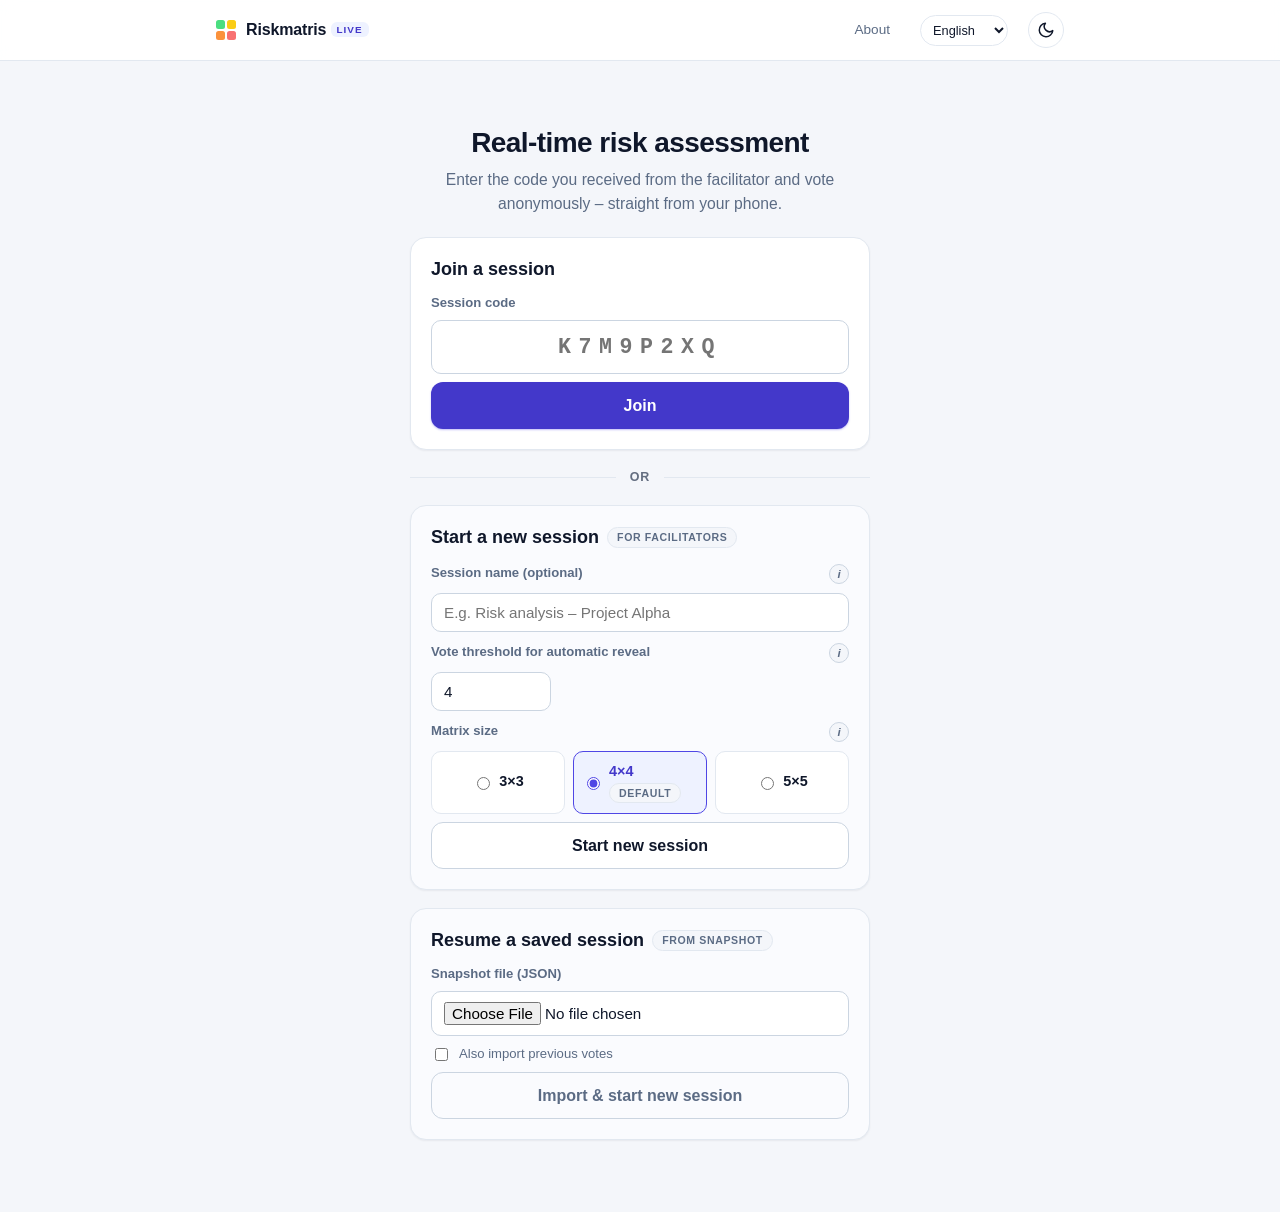
<file: static/index.html>
<!DOCTYPE html>
<html lang="sv">
<head>
  <meta charset="UTF-8" />
  <meta name="viewport" content="width=device-width, initial-scale=1.0" />
  <!-- Filled in by the SPA route with the static-asset content hash; used to
       cache-bust the i18n JSON fetches (see i18n.js) -->
  <meta name="static-version" content="__STATIC_VERSION__" />
  <title data-i18n="app.title">Riskmatris Live – Interaktiv Riskbedömning</title>
  <script src="/static/theme-init.js"></script>
  <!-- Styles are split per section into static/css/.
       Load order matters: it preserves the intended CSS cascade. -->
  <link rel="stylesheet" href="/static/css/base.css" />
  <link rel="stylesheet" href="/static/css/topbar.css" />
  <link rel="stylesheet" href="/static/css/components.css" />
  <link rel="stylesheet" href="/static/css/landing.css" />
  <link rel="stylesheet" href="/static/css/session.css" />
  <link rel="stylesheet" href="/static/css/voting.css" />
  <link rel="stylesheet" href="/static/css/matrix.css" />
  <link rel="stylesheet" href="/static/css/table.css" />
  <link rel="stylesheet" href="/static/css/modal.css" />
  <link rel="stylesheet" href="/static/css/responsive.css" />
  <link rel="icon" type="image/png" sizes="32x32" href="/static/favicon.png" />
  <link rel="icon" type="image/svg+xml" href="/static/favicon.svg" />
</head>
<body>
  <!-- Top navigation -->
  <header class="topbar">
    <!-- Skip link lives inside the banner landmark; visually it only appears on focus -->
    <a href="#mainContent" class="skip-link" data-i18n="nav.skipLink">Hoppa till huvudinnehåll</a>
    <div class="topbar-inner">
      <a href="/" class="brand" id="brandLink" title="Till startsidan">
        <span class="brand-grid-icon">
          <span class="g-green"></span><span class="g-yellow"></span>
          <span class="g-orange"></span><span class="g-red"></span>
        </span>
        <span class="brand-text">Riskmatris <span class="brand-badge">LIVE</span></span>
      </a>
      <span id="sessionTitleDisplay" class="session-title-display hidden"></span>

      <div class="topbar-right hidden" id="sessionHeaderControls">
        <div class="status-pill" id="participantsPill" data-i18n-title="nav.participantsTitle" title="Antal anslutna deltagare (exkl. mötesledare)">
          <span class="dot-live" id="wsStatusDot" aria-hidden="true"></span>
          <span id="participantCountText" aria-live="polite">0 deltagare</span>
        </div>
        <button type="button" class="session-code-pill" id="topSessionCodeBox" data-i18n-title="nav.codePillTitle" title="Visa QR-kod och delningslänk">
          <span class="code-label" data-i18n="nav.codeLabel">Kod</span>
          <span class="code-value" id="headerSessionCode">------</span>
        </button>
      </div>
      <a href="/about" class="topbar-link" data-i18n="nav.aboutLink">Om tjänsten</a>
      <select id="langSelect" class="lang-select" data-i18n-aria-label="nav.langLabel" aria-label="Språk"></select>
      <button type="button" class="theme-toggle" id="btnThemeToggle" data-i18n-title="nav.themeToggleTitle" title="Växla mörkt/ljust tema"><svg viewBox="0 0 24 24" width="18" height="18" fill="none" stroke="currentColor" stroke-width="2" stroke-linecap="round" stroke-linejoin="round" aria-hidden="true"><path d="M21 12.8A9 9 0 1 1 11.2 3 7 7 0 0 0 21 12.8z"/></svg><span class="visually-hidden" data-i18n="nav.themeToggleLabel">Växla färgtema</span></button>
    </div>
  </header>

  <!-- VIEW 1: LANDING (join by code in focus, create session secondary) -->
  <main id="mainContent">
  <div id="landingView" class="landing">
    <div class="landing-inner">
      <div class="landing-hero">
        <h1 data-i18n="landing.heroTitle">Riskbedömning i realtid</h1>
        <p data-i18n="landing.heroSub">Skriv in koden du fått av mötesledaren och rösta anonymt – direkt i mobilen.</p>
      </div>

      <!-- Join session (primary action) -->
      <section class="card landing-card">
        <h2 data-i18n="join.title">Anslut till en session</h2>
        <form id="joinSessionForm" class="form-stack" data-i18n-aria-label="join.title" aria-label="Anslut till en session">
          <label class="form-label" for="inputJoinCode" data-i18n="join.label">Sessionskod</label>
          <input
            type="text"
            id="inputJoinCode"
            class="form-input input-code"
            placeholder="K7M9P2XQ"
            maxlength="10"
            autocomplete="off"
            autocapitalize="characters"
            required
          />
          <button type="submit" class="btn btn-primary btn-large btn-block" data-i18n="join.submit">Anslut</button>
        </form>

        <div id="recentSessionsBox" class="recent-sessions hidden">
          <h3 data-i18n="join.recentTitle">Senaste sessioner i denna webbläsare</h3>
          <div id="recentSessionsList" class="recent-list"></div>
        </div>
      </section>

      <div class="landing-divider"><span data-i18n="landing.divider">eller</span></div>

      <!-- Start a new session (secondary action) -->
      <section class="card landing-card landing-card-muted">
        <h2><span data-i18n="create.title">Starta ny session</span> <span class="card-tag" data-i18n="create.tag">för mötesledare</span></h2>
        <form id="createSessionForm" class="form-stack" aria-label="Starta ny session">
          <div class="label-row">
            <label class="form-label" for="inputSessionTitle" data-i18n="create.titleLabel">Namn på sessionen (valfritt)</label>
            <details class="info-popup">
              <summary
                class="info-btn"
                data-i18n-title="info.title"
                data-i18n-aria-label="info.ariaLabel"
                title="Mer information"
                aria-label="Visa mer information"
              >
                <span aria-hidden="true">i</span>
              </summary>
              <p class="info-popup-content" data-i18n="create.privacyHint">
                Allt i sessionen sparas tillfälligt på servern och kan hämtas av vem som helst som har
                sessionskoden. Ange därför aldrig känsliga uppgifter som personuppgifter eller
                förtrolig information.
              </p>
            </details>
          </div>
          <input
            type="text"
            id="inputSessionTitle"
            class="form-input"
            data-i18n-placeholder="create.titlePlaceholder"
            placeholder="T.ex. Riskanalys – Projekt Alfa"
            maxlength="80"
          />
          <div class="label-row">
            <label class="form-label" for="inputDefaultThreshold" data-i18n="create.thresholdLabel">Rösttröskel för automatisk visning</label>
            <details class="info-popup">
              <summary
                class="info-btn"
                data-i18n-title="info.title"
                data-i18n-aria-label="info.ariaLabel"
                title="Mer information"
                aria-label="Visa mer information"
              >
                <span aria-hidden="true">i</span>
              </summary>
              <p class="info-popup-content" data-i18n="create.thresholdHint">
                Matrisen visas automatiskt när detta antal röster har kommit in. Kommer färre
                deltagare än så använder mötesledaren &rdquo;Visa resultat nu&rdquo;.
              </p>
            </details>
          </div>
          <input
            type="number"
            id="inputDefaultThreshold"
            class="form-input form-input-compact"
            value="4"
            min="1"
            max="50"
          />
          <div class="label-row">
            <span class="form-label" id="matrixSizeLabel" data-i18n="create.matrixLabel">Matrisstorlek</span>
            <details class="info-popup">
              <summary
                class="info-btn"
                data-i18n-title="info.title"
                data-i18n-aria-label="info.ariaLabel"
                title="Mer information"
                aria-label="Visa mer information"
              >
                <span aria-hidden="true">i</span>
              </summary>
              <p class="info-popup-content" data-i18n="create.matrixHint">
                Antal nivåer på Sannolikhet- och Konsekvens-axlarna. 4×4 är standard;
                3×3 är enklare, 5×5 ger mer detaljer.
              </p>
            </details>
          </div>
          <div class="matrix-size-picker" role="radiogroup" aria-labelledby="matrixSizeLabel">
            <label class="matrix-size-option">
              <input type="radio" name="matrixSize" value="3" />
              <span>3×3</span>
            </label>
            <label class="matrix-size-option">
              <input type="radio" name="matrixSize" value="4" checked />
              <span>4×4 <span class="card-tag" data-i18n="create.matrixDefault">standard</span></span>
            </label>
            <label class="matrix-size-option">
              <input type="radio" name="matrixSize" value="5" />
              <span>5×5</span>
            </label>
          </div>
          <button type="submit" class="btn btn-secondary btn-large btn-block" data-i18n="create.submit">Starta ny session</button>
        </form>
      </section>

      <!-- Import a previously exported session snapshot -->
      <section class="card landing-card landing-card-muted">
        <h2><span data-i18n="import.title">Återuppta en sparad session</span> <span class="card-tag" data-i18n="import.tag">från snapshot</span></h2>
        <form id="importSnapshotForm" class="form-stack" data-i18n-aria-label="import.ariaLabel" aria-label="Importera sparad session från snapshot">
          <label class="form-label" for="inputSnapshotFile" data-i18n="import.fileLabel">Snapshot-fil (JSON)</label>
          <input type="file" id="inputSnapshotFile" class="form-input" accept="application/json,.json" required />
          <label class="form-label" style="display: flex; align-items: center; gap: 8px; font-weight: 400">
            <input type="checkbox" id="inputIncludeVotes" />
            <span data-i18n="import.includeVotes">Importera även tidigare röster</span>
          </label>
          <button type="submit" class="btn btn-outline btn-large btn-block" data-i18n="import.submit" data-i18n-title="import.submitTitle" title="Importera en tidigare exporterad snapshot (JSON) och starta den som en ny session – du får en ny sessionskod och ett nytt adminlösenord">Importera &amp; starta ny session</button>
        </form>
      </section>

    </div>
  </div>

  <!-- VIEW 2: ACTIVE SESSION – three views: Vote / Presentation / Admin -->
  <div id="sessionView" class="session-layout hidden">
    <h1 class="visually-hidden" data-i18n="session.hiddenH1">Riskmatris Live – pågående session</h1>
    <div class="session-main">
      <!-- View switcher (participants only see "Rösta") -->
      <div class="view-tabs-bar">
        <div class="view-tabs" id="viewSwitcher">
          <button type="button" class="tab-btn active" data-view="voteView" id="tabBtnVote">
            <span data-i18n="tabs.vote">Rösta</span> <span class="tab-risk-num" id="tabActiveRiskNum">#1</span>
          </button>
          <button type="button" class="tab-btn hidden" data-view="presentView" id="tabBtnPresent" data-i18n="tabs.present">Presentation</button>
          <button type="button" class="tab-btn hidden" data-view="adminView" id="tabBtnAdmin">
            <span data-i18n="tabs.admin">Administration</span> <span class="tab-count" id="tabLockedCount">0</span>
          </button>
        </div>
      </div>

      <!-- VIEW: VOTE (main view for participants on phones) -->
      <div id="voteView" class="tab-content vote-view">
        <!-- Header card for the current risk -->
        <div class="card active-risk-header-card">
          <div class="active-risk-title-row">
            <div class="risk-number-pill" id="activeRiskBadge">Risk #1</div>
            <div class="active-risk-label-area">
              <!-- For participants: readable label -->
              <h2 id="participantRiskLabelDisplay" class="participant-risk-title" data-i18n="vote.riskLabelDefault">
                Bedöm Sannolikhet och Konsekvens
              </h2>
            </div>
            <div id="activeRiskStatusTag" class="risk-status-tag" data-i18n="vote.statusOpen">Öppen för röstning</div>
          </div>

          <!-- Progress indicator -->
          <div class="vote-progress-row">
            <div class="vote-progress-info">
              <div class="vote-count-headline" aria-live="polite">
                <strong id="currentVoteCountText">0</strong> <span data-i18n="vote.countOf">av</span>
                <strong id="currentThresholdText">4</strong> <span data-i18n="vote.countVotes">svar</span>
                <span class="vote-total-sub" id="totalVotesSubtext">(0 röster inkomna)</span>
              </div>
              <div class="progress-bar-track">
                <div
                  class="progress-bar-fill"
                  id="voteProgressBar"
                  role="progressbar"
                  data-i18n-aria-label="vote.progressAria"
                  aria-label="Röstningsförlopp"
                  aria-valuemin="0"
                  aria-valuemax="4"
                  aria-valuenow="0"
                  style="width: 0%"
                ></div>
              </div>
            </div>
          </div>
        </div>

        <p class="admin-vote-hint hidden" id="adminVoteHint">
          <span data-i18n="vote.adminHintA">Du är mötesledare – öppna</span>
          <strong data-i18n="vote.adminHintStrong">Admin</strong><span data-i18n="vote.adminHintB">-vyn och klicka ”Rösta själv” för att avge egen röst.</span>
        </p>

        <!-- PARTICIPANT VOTING PANEL -->
        <div class="card voting-card" id="votingPanelCard">
          <div class="voting-card-header">
            <h3><span data-i18n="vote.cardTitle">Din bedömning av</span> <span id="votingCardRiskNum">Risk #1</span></h3>
            <span class="vote-saved-indicator hidden" id="myVoteSavedBadge" data-i18n="vote.savedBadge">Din röst är registrerad</span>
          </div>

          <div class="voting-axes-grid">
            <!-- Probability (1..N, N = session matrix size) -->
            <div class="voting-axis-box">
              <div class="axis-title-row">
                <h4 data-i18n="vote.probAxis">Sannolikhet</h4>
                <span class="axis-subtitle" data-i18n="vote.probAxisSub">Hur troligt är det att risken inträffar?</span>
              </div>
              <div class="vote-options-list" id="probOptionsGroup">
                <button type="button" class="vote-option-btn" data-prob="1" data-i18n-title="vote.prob1.short" data-i18n-aria-label="vote.prob1.full" title="Osannolik" aria-label="Sannolikhet 1 – Osannolik">
                  <span class="vote-num">1</span>
                </button>
                <button type="button" class="vote-option-btn" data-prob="2" data-i18n-title="vote.prob2.short" data-i18n-aria-label="vote.prob2.full" title="Möjlig" aria-label="Sannolikhet 2 – Möjlig">
                  <span class="vote-num">2</span>
                </button>
                <button type="button" class="vote-option-btn" data-prob="3" data-i18n-title="vote.prob3.short" data-i18n-aria-label="vote.prob3.full" title="Sannolik" aria-label="Sannolikhet 3 – Sannolik">
                  <span class="vote-num">3</span>
                </button>
                <button type="button" class="vote-option-btn" data-prob="4" data-i18n-title="vote.prob4.short" data-i18n-aria-label="vote.prob4.full" title="Mycket sannolik" aria-label="Sannolikhet 4 – Mycket sannolik">
                  <span class="vote-num">4</span>
                </button>
              </div>
            </div>

            <!-- Consequence (1..N, N = session matrix size) -->
            <div class="voting-axis-box">
              <div class="axis-title-row">
                <h4 data-i18n="vote.consAxis">Konsekvens</h4>
                <span class="axis-subtitle" data-i18n="vote.consAxisSub">Hur allvarlig blir följden om det sker?</span>
              </div>
              <div class="vote-options-list" id="consOptionsGroup">
                <button type="button" class="vote-option-btn" data-cons="1" data-i18n-title="vote.cons1.short" data-i18n-aria-label="vote.cons1.full" title="Försumbar" aria-label="Konsekvens 1 – Försumbar">
                  <span class="vote-num">1</span>
                </button>
                <button type="button" class="vote-option-btn" data-cons="2" data-i18n-title="vote.cons2.short" data-i18n-aria-label="vote.cons2.full" title="Måttlig" aria-label="Konsekvens 2 – Måttlig">
                  <span class="vote-num">2</span>
                </button>
                <button type="button" class="vote-option-btn" data-cons="3" data-i18n-title="vote.cons3.short" data-i18n-aria-label="vote.cons3.full" title="Allvarlig" aria-label="Konsekvens 3 – Allvarlig">
                  <span class="vote-num">3</span>
                </button>
                <button type="button" class="vote-option-btn" data-cons="4" data-i18n-title="vote.cons4.short" data-i18n-aria-label="vote.cons4.full" title="Mycket allvarlig" aria-label="Konsekvens 4 – Mycket allvarlig">
                  <span class="vote-num">4</span>
                </button>
              </div>
            </div>
          </div>

          <div class="voting-footer">
            <div class="my-selection-preview" id="mySelectionPreview" aria-live="polite">
              <span data-i18n="vote.footerHint">Välj både Sannolikhet och Konsekvens ovan.</span>
            </div>
          </div>
        </div>
      </div>

      <!-- VIEW: PRESENTATION (large matrix for the projector; admin) -->
      <div id="presentView" class="tab-content present-view hidden">
        <div class="view-tabs-bar present-subtabs">
          <div class="view-tabs" id="presentSubTabs">
            <button type="button" class="tab-btn active" data-subview="presentActive" id="tabBtnPresentActive" data-i18n="present.tabActive">Aktuell risk</button>
            <button type="button" class="tab-btn" data-subview="presentSummary" id="tabBtnPresentSummary" data-i18n="present.tabSummary">Sammanställning</button>
          </div>
          <div class="present-view-actions">
            <button type="button" class="btn btn-outline btn-sm" id="btnPresentQr" data-i18n="present.btnQr" data-i18n-title="present.btnQrTitle" title="Visa QR-kod och delningslänk">Visa QR-kod</button>
          </div>
        </div>

        <!-- Result matrix for the current risk -->
        <div id="presentActive">
          <div class="card matrix-section-card">
            <div class="matrix-card-top">
              <div>
                <h2 id="activeMatrixHeading">Resultatmatris för Risk #1</h2>
                <p class="matrix-subtitle" id="activeMatrixSubtitle">
                  Resultatet visas automatiskt när tillräckligt många röster har kommit in.
                </p>
                <span class="legend-hint" id="adminClickMatrixHint"></span>
              </div>

              <!-- Summary box for averages & suggested placement -->
              <div class="stats-summary-pills hidden" id="activeStatsSummaryBox">
                <div class="stat-chip">
                  <span class="stat-label">Snitt Sannolikhet</span>
                  <strong id="statAvgProb">-</strong>
                </div>
                <div class="stat-chip">
                  <span class="stat-label">Snitt Konsekvens</span>
                  <strong id="statAvgCons">-</strong>
                </div>
                <div class="stat-chip stat-chip-highlight" id="statFinalChip">
                  <span class="stat-label">Placering</span>
                  <strong id="statSuggestedCell">-</strong>
                </div>
              </div>
            </div>

            <!-- Empty state before the threshold is reached -->
            <div class="matrix-masked-banner" id="matrixMaskedBanner">
              <div class="masked-spinner"></div>
              <h4 data-i18n="present.maskedTitle">Inväntar svar från deltagarna</h4>
              <p id="maskedBannerText" data-i18n="present.maskedBody">
                För att ingen ska påverkas av tidiga röster visas matrisen så snart
                tröskelvärdet har uppnåtts.
              </p>
            </div>

            <!-- The NxN matrix (Consequence Y N->1, Probability X 1->N; N = session matrix size) -->
            <div class="matrix-board-wrapper" id="activeMatrixWrapper">
              <div class="matrix-board">
                <div class="matrix-y-axis-title" data-i18n="present.axisY">Konsekvens &uarr;</div>
                <div class="matrix-main-area">
                  <div class="matrix-grid" id="activeMatrixGrid">
                    <!-- Generated dynamically by app.js -->
                  </div>
                  <div class="matrix-x-axis-title" data-i18n="present.axisX">Sannolikhet &rarr;</div>
                </div>
              </div>
            </div>

            <!-- Legend items are rendered per matrix size by render/matrix.js -->
            <div class="matrix-legend" id="activeMatrixLegend">
              <button type="button" class="btn btn-outline btn-sm hidden" id="btnResetPlacement" data-i18n="admin.resetPlacement" data-i18n-title="admin.resetPlacementTitle" title="Ta bort den manuella placeringen – matrisen visar det föreslagna resultatet igen">Återställ till förslag</button>
            </div>
          </div>
        </div>

        <!-- Summary matrix (all locked risks) -->
        <div id="presentSummary" class="hidden">
          <div class="card matrix-section-card">
            <div class="matrix-card-top">
              <div>
                <h2 data-i18n="summary.matrixTitle">Sammanställningsmatris</h2>
                <p class="matrix-subtitle" data-i18n="summary.matrixSub">
                  Alla bedömda risker (#1, #2, #3...) i samma matris. Klicka på en riskbricka för att visa dess röstdetaljer.
                </p>
              </div>
            </div>

            <div class="matrix-board-wrapper">
              <div class="matrix-board">
                <div class="matrix-y-axis-title" data-i18n="present.axisY">Konsekvens &uarr;</div>
                <div class="matrix-main-area">
                  <div class="matrix-grid" id="summaryMatrixGrid">
                    <!-- Generated dynamically by app.js -->
                  </div>
                  <div class="matrix-x-axis-title" data-i18n="present.axisX">Sannolikhet &rarr;</div>
                </div>
              </div>
            </div>

            <!-- Legend items are rendered per matrix size by render/matrix.js -->
            <div class="matrix-legend" id="summaryMatrixLegend"></div>
          </div>
        </div>
      </div>

      <!-- VIEW: ADMIN (tools, sharing, export; meeting leader only) -->
      <div id="adminView" class="tab-content admin-view hidden">
        <!-- Admin toolbar -->
        <div class="card admin-toolbar" id="adminToolbar">
          <div class="admin-toolbar-row">
            <div class="admin-toolbar-group admin-toolbar-risks">
              <span class="small-caps">Risker <span class="risk-count-badge" id="riskCountBadge">1 st</span></span>
              <div class="risk-list" id="riskListContainer"></div>
              <div id="adminNextRiskBox" class="hidden">
                <button type="button" class="btn btn-outline btn-sm" id="btnNextRiskSidebar">+ Nästa risk</button>
              </div>
            </div>
            <div class="admin-toolbar-group hidden" id="adminSettingsCard">
              <label class="small-caps" for="adminThresholdInput" data-i18n="admin.thresholdLabel">Tröskel</label>
              <div class="threshold-control-row">
                <input type="number" id="adminThresholdInput" class="form-input form-input-sm" min="1" max="50" value="4" />
                <span class="small-muted" id="thresholdInfo"></span>
              </div>
            </div>
          </div>
          <div class="admin-toolbar-row">
            <div class="admin-toolbar-group admin-toolbar-label">
              <label class="form-label" for="adminTitleInput" data-i18n="admin.titleLabel">Sessionstitel</label>
              <input
                type="text"
                id="adminTitleInput"
                class="form-input"
                data-i18n-placeholder="admin.titlePlaceholder"
                placeholder="Namn på sessionen..."
                maxlength="100"
              />
            </div>
          </div>
          <div class="admin-toolbar-row">
            <div class="admin-toolbar-group admin-toolbar-label">
              <div class="label-row">
                <label class="form-label" for="adminRiskLabelInput"><span data-i18n="admin.labelLabel">Etikett för risk #</span><span id="adminLabelRiskNum">1</span></label>
                <details class="info-popup">
                  <summary
                    class="info-btn"
                    data-i18n-title="info.title"
                    data-i18n-aria-label="info.ariaLabel"
                    title="Mer information"
                    aria-label="Visa mer information"
                  >
                    <span aria-hidden="true">i</span>
                  </summary>
                  <p class="info-popup-content" data-i18n="admin.labelHint">
                    Texten kan hämtas av vem som helst med sessionskoden. Ange inte känsliga uppgifter.
                  </p>
                </details>
              </div>
              <input
                type="text"
                id="adminRiskLabelInput"
                class="form-input"
                data-i18n-placeholder="admin.labelPlaceholder"
                placeholder="Valfri benämning (t.ex. från PowerPoint)..."
                maxlength="120"
              />
            </div>
          </div>
          <div class="admin-toolbar-row admin-toolbar-actions">
            <div id="adminSelfVoteToggleBox" class="hidden">
              <button type="button" class="btn btn-outline btn-sm" id="btnToggleAdminVote" data-i18n="admin.selfVote" data-i18n-title="admin.selfVoteTitle" title="Öppna/stäng ett röstandet för egen röst på denna risk (syns bara för dig)">Rösta själv på denna risk</button>
            </div>
            <div class="admin-action-buttons hidden" id="adminRiskActions">
              <button type="button" class="btn btn-outline btn-sm" id="btnRevealNow" data-i18n="admin.revealNow" data-i18n-title="admin.revealNowTitle" title="Visa resultatet direkt, före tröskeln (gråtonad när det redan visas)">Visa resultat nu</button>
              <button type="button" class="btn btn-outline btn-sm" id="btnResetVotes" data-i18n="admin.reset" data-i18n-title="admin.resetTitle" title="Radera alla röster och placeringen för denna risk (bekräftelse krävs)">Nollställ</button>
              <button type="button" class="btn btn-success btn-sm hidden" id="btnLockRisk" data-i18n="admin.lock" data-i18n-title="admin.lockTitle" title="Lås denna risk utan att skapa en ny">Lås placering</button>
              <button type="button" class="btn btn-primary btn-sm" id="btnSaveAndNext" data-i18n="admin.next" data-i18n-title="admin.nextTitle" title="Lås denna risk (om den har röster) och skapa nästa risk">Nästa &rarr;</button>
            </div>
          </div>
        </div>

        <!-- Admin voting card (expands when "Rösta själv" is clicked) -->
        <div id="adminVotePanel" class="admin-vote-panel hidden">
          <div class="card voting-card">
            <div class="voting-card-header">
              <h3><span data-i18n="vote.cardTitle">Din bedömning av</span> <span id="adminVotingCardRiskNum">Risk #1</span></h3>
              <span class="vote-saved-indicator hidden" id="adminMyVoteSavedBadge" data-i18n="vote.savedBadge">Din röst är registrerad</span>
            </div>

            <div class="voting-axes-grid">
              <!-- Probability (1..N, N = session matrix size) -->
              <div class="voting-axis-box">
                <div class="axis-title-row">
                  <h4>Sannolikhet</h4>
                  <span class="axis-subtitle">Hur troligt är det att risken inträffar?</span>
                </div>
                <div class="vote-options-list" id="adminProbOptionsGroup">
                  <button type="button" class="vote-option-btn" data-prob="1" data-i18n-title="vote.prob1.short" data-i18n-aria-label="vote.prob1.full" title="Osannolik" aria-label="Sannolikhet 1 – Osannolik">
                    <span class="vote-num">1</span>
                  </button>
                  <button type="button" class="vote-option-btn" data-prob="2" data-i18n-title="vote.prob2.short" data-i18n-aria-label="vote.prob2.full" title="Möjlig" aria-label="Sannolikhet 2 – Möjlig">
                    <span class="vote-num">2</span>
                  </button>
                  <button type="button" class="vote-option-btn" data-prob="3" data-i18n-title="vote.prob3.short" data-i18n-aria-label="vote.prob3.full" title="Sannolik" aria-label="Sannolikhet 3 – Sannolik">
                    <span class="vote-num">3</span>
                  </button>
                  <button type="button" class="vote-option-btn" data-prob="4" data-i18n-title="vote.prob4.short" data-i18n-aria-label="vote.prob4.full" title="Mycket sannolik" aria-label="Sannolikhet 4 – Mycket sannolik">
                    <span class="vote-num">4</span>
                  </button>
                </div>
              </div>

              <!-- Consequence (1..N, N = session matrix size) -->
              <div class="voting-axis-box">
                <div class="axis-title-row">
                  <h4>Konsekvens</h4>
                  <span class="axis-subtitle">Hur allvarlig blir följden om det sker?</span>
                </div>
                <div class="vote-options-list" id="adminConsOptionsGroup">
                  <button type="button" class="vote-option-btn" data-cons="1" data-i18n-title="vote.cons1.short" data-i18n-aria-label="vote.cons1.full" title="Försumbar" aria-label="Konsekvens 1 – Försumbar">
                    <span class="vote-num">1</span>
                  </button>
                  <button type="button" class="vote-option-btn" data-cons="2" data-i18n-title="vote.cons2.short" data-i18n-aria-label="vote.cons2.full" title="Måttlig" aria-label="Konsekvens 2 – Måttlig">
                    <span class="vote-num">2</span>
                  </button>
                  <button type="button" class="vote-option-btn" data-cons="3" data-i18n-title="vote.cons3.short" data-i18n-aria-label="vote.cons3.full" title="Allvarlig" aria-label="Konsekvens 3 – Allvarlig">
                    <span class="vote-num">3</span>
                  </button>
                  <button type="button" class="vote-option-btn" data-cons="4" data-i18n-title="vote.cons4.short" data-i18n-aria-label="vote.cons4.full" title="Mycket allvarlig" aria-label="Konsekvens 4 – Mycket allvarlig">
                    <span class="vote-num">4</span>
                  </button>
                </div>
              </div>
            </div>

            <div class="voting-footer">
              <div class="my-selection-preview" id="adminMySelectionPreview" aria-live="polite">
                <span data-i18n="vote.footerHint">Välj både Sannolikhet och Konsekvens ovan.</span>
              </div>
            </div>
          </div>
        </div>

        <!-- Share card: the QR code itself is shown on demand (modal) – the
             presentation view on the projector is the main scan target -->
        <div class="card share-card" id="shareCard">
          <div class="share-card-head">
            <div>
              <span class="small-caps" data-i18n="share.title">Dela sessionen</span>
              <div class="share-session-code" id="sidebarSessionCode">------</div>
            </div>
            <button type="button" class="btn btn-outline btn-sm" id="btnExpandQr" data-i18n="share.expandQr" data-i18n-title="share.expandQrTitle" title="Förstora QR-koden i en dialogruta">Förstora QR</button>
          </div>
          <div class="share-url-group">
            <input type="text" id="shareUrlInput" class="form-input form-input-sm" readonly data-i18n-aria-label="share.urlAria" aria-label="Delningslänk till sessionen" />
            <button type="button" class="btn btn-secondary btn-sm" id="btnCopyShareUrl" data-i18n="share.copy">Kopiera</button>
          </div>
          <p class="qr-lan-hint hidden" id="lanIpHint"></p>
        </div>

        <!-- Presentation panel: projector helpers -->
        <div class="card session-card" id="presentCard">
          <h2 data-i18n="present.panelTitle">Presentation</h2>
          <div class="card-actions-row">
            <button type="button" class="btn btn-outline btn-sm" id="btnTogglePresentQr" data-i18n="share.presentQr" data-i18n-title="share.presentQrTitle" title="Visa/dölj en stor QR-kod i presentationsvyn – för sena deltagare mitt i mötet">
              Visa QR i presentationsvyn
            </button>
            <button type="button" class="btn btn-outline btn-sm" id="btnPresentWindowAdmin" data-i18n="present.btnWindow" data-i18n-title="present.btnWindowTitle" title="Öppna presentationen i ett eget fönster – bara presentationsvyn, utan admin-/röstvy">Eget fönster</button>
          </div>
        </div>

        <!-- Session handling: snapshot export + admin handover -->
        <div class="card session-card" id="sessionCard">
          <h2 data-i18n="session.title">Sessionhantering</h2>
          <div class="card-actions-row">
            <button type="button" class="btn btn-outline btn-sm" id="btnExportSnapshot" data-i18n="export.snapshot" data-i18n-title="export.snapshotTitle" title="Spara hela sessionen (titel, tröskel, risker, etiketter, placeringar, röster) som JSON – importera senare från startsidan">
              Snapshot (JSON)
            </button>
            <button type="button" class="btn btn-outline btn-sm" id="btnHandoverAdmin" data-i18n="share.handover" data-i18n-title="share.handoverTitle" title="Engångs-QR-kod/länk som överför admin-rätten till en annan enhet (går ut efter 5 min)">
              Överför admin till annan enhet
            </button>
          </div>
        </div>

        <!-- Table overview of all risks + export -->
        <div class="card summary-table-card">
          <div class="summary-table-head">
            <h2 data-i18n="table.title">Tabellöversikt över risker</h2>
            <div class="export-buttons-row">
              <button type="button" class="btn btn-primary btn-sm" id="btnExportPng" data-i18n="export.png">
                PNG-bild (PowerPoint)
              </button>
              <button type="button" class="btn btn-secondary btn-sm" id="btnExportCsv" data-i18n="export.csv">
                Excel (CSV)
              </button>
            </div>
          </div>
          <div class="table-responsive">
            <table class="risk-summary-table">
              <thead>
                <tr>
                  <th data-i18n="table.colRisk">Risk #</th>
                  <th data-i18n="table.colLabel">Etikett / Anteckning</th>
                  <th data-i18n="table.colVotes">Röster</th>
                  <th data-i18n="table.colAvg">Snitt (S / K)</th>
                  <th data-i18n="table.colProb">Sannolikhet</th>
                  <th data-i18n="table.colCons">Konsekvens</th>
                  <th data-i18n="table.colScore">Riskvärde</th>
                  <th data-i18n="table.colLevel">Risknivå</th>
                  <th data-i18n="table.colStatus">Status</th>
                </tr>
              </thead>
              <tbody id="summaryTableBody"></tbody>
            </table>
          </div>
        </div>
      </div>
    </div>
  </div>
  </main>

  <!-- MODAL: ENLARGED QR CODE FOR PROJECTOR -->
  <div id="qrModal" class="modal-backdrop hidden">
    <div class="modal-dialog" role="dialog" aria-modal="true" aria-labelledby="qrModalTitle">
      <div class="modal-header">
        <h2 id="qrModalTitle" data-i18n="modal.title">Skanna för att delta</h2>
        <button type="button" class="btn-close-modal" id="btnCloseQrModal" data-i18n-title="modal.closeTitle" data-i18n-aria-label="modal.closeAria" title="Stäng" aria-label="Stäng dialogruta">&times;</button>
      </div>
      <div class="modal-body qr-modal-body">
        <div id="modalQrContainer" class="qr-box-large"></div>
        <div class="modal-code-badge">
          <span data-i18n="modal.codeLabel">Sessionskod:</span> <strong id="modalSessionCode">------</strong>
        </div>
        <p class="modal-url-text" id="modalShareUrl"></p>
        <div class="share-url-group hidden" id="handoverUrlGroup">
          <input type="text" id="handoverUrlInput" class="form-input form-input-sm" readonly data-i18n-aria-label="modal.handoverUrlAria" aria-label="Överföringslänk för admin-rätt" />
          <button type="button" class="btn btn-secondary btn-sm" id="btnCopyHandoverUrl" data-i18n="modal.handoverCopy">Kopiera länk</button>
        </div>

        <div class="modal-custom-host" id="modalCustomHostBox">
          <label class="small-muted" for="customBaseUrlInput" data-i18n="modal.customHostLabel">
            Nätverksadress i QR-koden (ändra om servern nås via ett annat domännamn/IP):
          </label>
          <div class="share-url-group">
            <input type="text" id="customBaseUrlInput" class="form-input form-input-sm" />
            <button type="button" class="btn btn-secondary btn-sm" id="btnApplyCustomUrl" data-i18n="modal.customHostApply">
              Uppdatera QR
            </button>
          </div>
        </div>
      </div>
    </div>
  </div>

  <script type="module" src="/static/app.js"></script>
</body>
</html>
</file>
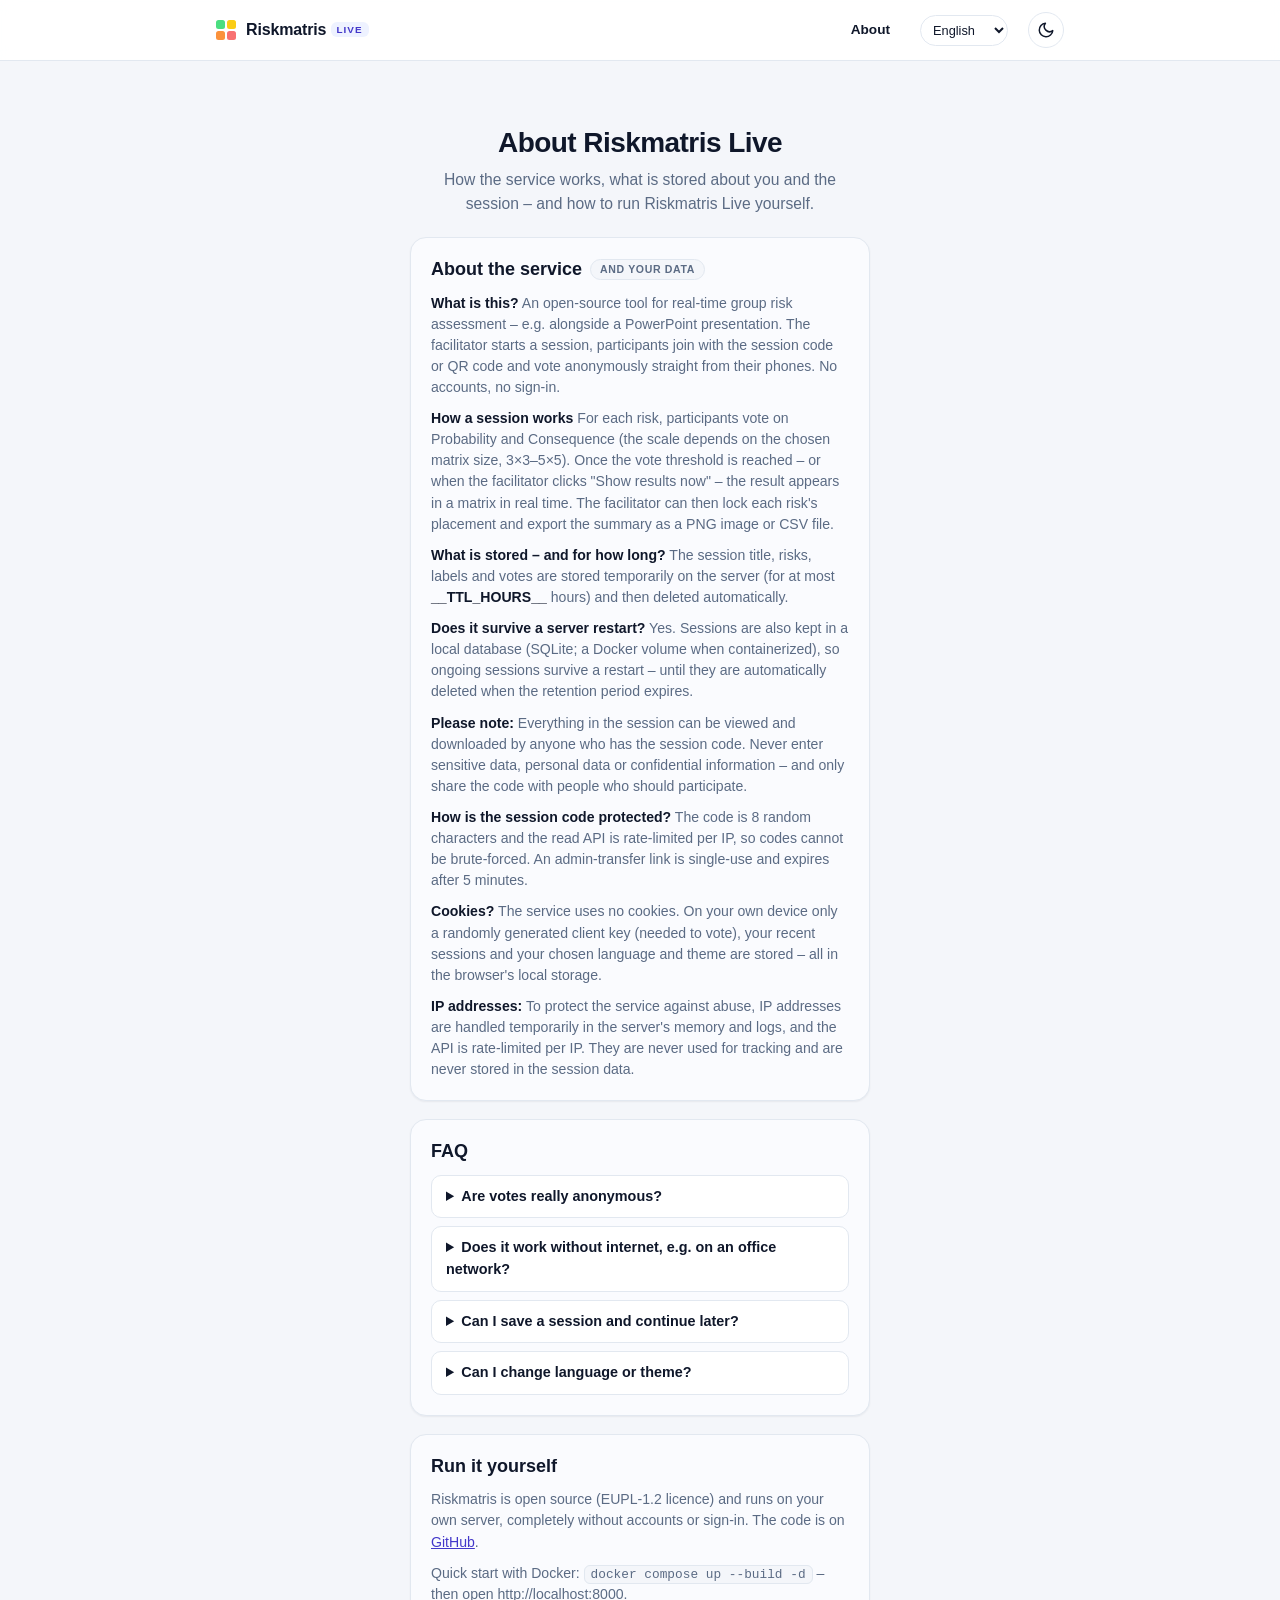
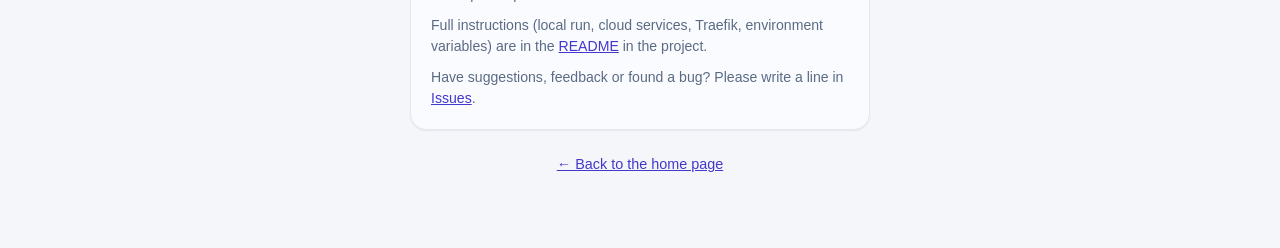
<file: static/about.html>
<!DOCTYPE html>
<html lang="sv">
<head>
  <meta charset="UTF-8" />
  <meta name="viewport" content="width=device-width, initial-scale=1.0" />
  <!-- Filled in by the SPA route with the static-asset content hash; used to
       cache-bust the i18n JSON fetches (see i18n.js) -->
  <meta name="static-version" content="__STATIC_VERSION__" />
  <title data-i18n="about.pageTitle">Om Riskmatris Live</title>
  <script src="/static/theme-init.js"></script>
  <!-- Styles are split per section into static/css/.
       Load order matters: it preserves the intended CSS cascade. -->
  <link rel="stylesheet" href="/static/css/base.css" />
  <link rel="stylesheet" href="/static/css/topbar.css" />
  <link rel="stylesheet" href="/static/css/components.css" />
  <link rel="stylesheet" href="/static/css/landing.css" />
  <link rel="stylesheet" href="/static/css/session.css" />
  <link rel="stylesheet" href="/static/css/voting.css" />
  <link rel="stylesheet" href="/static/css/matrix.css" />
  <link rel="stylesheet" href="/static/css/table.css" />
  <link rel="stylesheet" href="/static/css/modal.css" />
  <link rel="stylesheet" href="/static/css/responsive.css" />
  <link rel="icon" type="image/png" sizes="32x32" href="/static/favicon.png" />
  <link rel="icon" type="image/svg+xml" href="/static/favicon.svg" />
</head>
<body>
  <!-- Top navigation -->
  <header class="topbar">
    <!-- Skip link lives inside the banner landmark; visually it only appears on focus -->
    <a href="#mainContent" class="skip-link" data-i18n="nav.skipLink">Hoppa till huvudinnehåll</a>
    <div class="topbar-inner">
      <a href="/" class="brand" id="brandLink" title="Till startsidan">
        <span class="brand-grid-icon">
          <span class="g-green"></span><span class="g-yellow"></span>
          <span class="g-orange"></span><span class="g-red"></span>
        </span>
        <span class="brand-text">Riskmatris <span class="brand-badge">LIVE</span></span>
      </a>
      <a href="/about" class="topbar-link" aria-current="page" data-i18n="nav.aboutLink">Om tjänsten</a>
      <select id="langSelect" class="lang-select" data-i18n-aria-label="nav.langLabel" aria-label="Språk"></select>
      <button type="button" class="theme-toggle" id="btnThemeToggle" data-i18n-title="nav.themeToggleTitle" title="Växla mörkt/ljust tema"><svg viewBox="0 0 24 24" width="18" height="18" fill="none" stroke="currentColor" stroke-width="2" stroke-linecap="round" stroke-linejoin="round" aria-hidden="true"><path d="M21 12.8A9 9 0 1 1 11.2 3 7 7 0 0 0 21 12.8z"/></svg><span class="visually-hidden" data-i18n="nav.themeToggleLabel">Växla färgtema</span></button>
    </div>
  </header>

  <main id="mainContent">
    <div class="landing">
      <div class="landing-inner">
        <div class="landing-hero">
          <h1 data-i18n="about.pageTitle">Om Riskmatris Live</h1>
          <p data-i18n="about.intro">Hur tjänsten fungerar, vad som sparas om dig och sessionen – och hur du kör Riskmatris Live själv.</p>
        </div>

        <!-- About the service & data handling -->
        <section class="card landing-card landing-card-muted" id="aboutSection">
          <h2><span data-i18n="about.title">Om tjänsten</span> <span class="card-tag" data-i18n="about.tag">och din data</span></h2>
          <div class="about-list">
            <p>
              <strong data-i18n="about.whatIs.strong">Vad är det här?</strong>
              <span data-i18n="about.whatIs.body">Ett öppet verktyg för riskbedömning i grupp i realtid – t.ex. tillsammans med en PowerPoint-presentation. Mötesledaren startar en session, deltagarna ansluter med sessionskoden eller QR-koden och röstar anonymt direkt i mobilen. Inga konton, ingen inloggning.</span>
            </p>
            <p>
              <strong data-i18n="about.howWorks.strong">Så fungerar en session</strong>
              <span data-i18n="about.howWorks.body">För varje risk röstar deltagarna på Sannolikhet och Konsekvens (skalan beror på vald matrisstorlek, 3×3–5×5). När rösttröskeln är nådd – eller när mötesledaren klickar ”Visa resultat nu” – visas resultatet i en matris i realtid. Mötesledaren kan sedan låsa placeringen av varje risk och exportera sammanfattningen som PNG-bild eller CSV-fil.</span>
            </p>
            <p>
              <strong data-i18n="about.saved.strong">Vad sparas – och hur länge?</strong>
              <span data-i18n="about.saved.bodyA">Sessionens titel, risker, etiketter och röster sparas tillfälligt på servern (högst</span>
              <strong>__TTL_HOURS__</strong>
              <span data-i18n="about.saved.bodyB">timmar) och raderas sedan automatiskt.</span>
            </p>
            <p>
              <strong data-i18n="about.restart.strong">Överlever en serveromstart?</strong>
              <span data-i18n="about.restart.body">Ja. Sessionerna ligger också i en lokal databas (SQLite; i Docker en volym), så pågående sessioner finns kvar efter en omstart – tills de raderas automatiskt när tiden gått ut.</span>
            </p>
            <p>
              <strong data-i18n="about.careful.strong">Tänk på:</strong>
              <span data-i18n="about.careful.body">Allt i sessionen kan ses och hämtas av alla som har sessionskoden. Ange därför aldrig känsliga uppgifter, personuppgifter eller förtrolig information – och dela bara koden med personer som ska delta.</span>
            </p>
            <p>
              <strong data-i18n="about.security.strong">Hur skyddas sessionkoden?</strong>
              <span data-i18n="about.security.body">Koden är 8 slumpgenererade tecken och läs-API:et är rate-begränsat per IP, så koder kan inte gissas i bulk. En överföringslänk för admin-rätt är engångs och går ut efter 5 minuter.</span>
            </p>
            <p>
              <strong data-i18n="about.cookies.strong">Kakor?</strong>
              <span data-i18n="about.cookies.body">Tjänsten använder inga kakor. På din egen enhet sparas endast en slumpgenererad klientnyckel (behövs för att rösta), dina senaste sessioner samt valt språk och tema – allt i webbläsarens lokala lagring.</span>
            </p>
            <p>
              <strong data-i18n="about.ip.strong">IP-adresser:</strong>
              <span data-i18n="about.ip.body">För att skydda tjänsten mot missbruk hanteras IP-adresser tillfälligt i serverns minne och loggar, och API:et är rate-begränsat per IP. De används inte för spårning och lagras aldrig i sessionens data.</span>
            </p>
          </div>
        </section>

        <!-- FAQ -->
        <section class="card landing-card landing-card-muted">
          <h2 data-i18n="about.faqTitle">Vanliga frågor</h2>
          <div class="faq-list">
            <details>
              <summary data-i18n="about.faq1q">Är rösterna verkligen anonyma?</summary>
              <p data-i18n="about.faq1a">Ja – varje röst kopplas bara till en slumpad klientnyckel, aldrig till ett namn eller konto. Kom ihåg att alla med sessionskoden kan se rösterna.</p>
            </details>
            <details>
              <summary data-i18n="about.faq2q">Fungerar det utan internet, t.ex. på kontorsnätverket?</summary>
              <p data-i18n="about.faq2a">Ja. Kör du tjänsten lokalt pekar QR-koden automatiskt på datorns lokala IP-adress, så telefoner på samma Wi-Fi/nätverk kan ansluta direkt.</p>
            </details>
            <details>
              <summary data-i18n="about.faq3q">Kan jag spara en session och fortsätta senare?</summary>
              <p data-i18n="about.faq3a">Ja – exportera en snapshot (JSON) från admin-vyn och importera den senare via ”Återuppta en sparad session” på startsidan, med eller utan tidigare röster.</p>
            </details>
            <details>
              <summary data-i18n="about.faq4q">Kan jag byta språk eller tema?</summary>
              <p data-i18n="about.faq4a">Ja – använd språkväljaren och temaväxlaren i övre högra hörnet. Valet sparas lokalt i webbläsaren.</p>
            </details>
          </div>
        </section>

        <!-- Self-hosting & feedback -->
        <section class="card landing-card landing-card-muted" id="selfHostSection">
          <h2 data-i18n="selfhost.title">Driv tjänsten själv</h2>
          <div class="about-list">
            <p>
              <span data-i18n="selfhost.body1a">Riskmatris är öppen källkod (licens EUPL-1.2) och körs på egen server helt utan konton eller inloggning. Koden finns på</span>
              <a href="https://github.com/daguwar/riskmatris" target="_blank" rel="noopener">GitHub</a><span data-i18n="selfhost.body1b">.</span>
            </p>
            <p>
              <span data-i18n="selfhost.quickA">Snabbstart med Docker:</span>
              <code>docker compose up --build -d</code><span data-i18n="selfhost.quickB"> – öppna sedan http://localhost:8000.</span>
            </p>
            <p>
              <span data-i18n="selfhost.readmeA">Fullständiga instruktioner (lokal körning, molntjänster, Traefik, miljövariabler) finns i</span>
              <a href="https://github.com/daguwar/riskmatris/blob/master/README.md" target="_blank" rel="noopener">README</a><span data-i18n="selfhost.readmeB"> i projektet.</span>
            </p>
            <p>
              <span data-i18n="selfhost.body2a">Har du förslag, synpunkter eller har hittat en bugg? Skriv gärna en rad i</span>
              <a href="https://github.com/daguwar/riskmatris/issues" target="_blank" rel="noopener">Issues</a><span data-i18n="selfhost.body2b">.</span>
            </p>
          </div>
        </section>

        <p class="about-back"><a href="/" data-i18n="about.backLink">&larr; Tillbaka till startsidan</a></p>
      </div>
    </div>
  </main>

  <script type="module" src="/static/js/page.js"></script>
</body>
</html>
</file>
<file: static/css/base.css>
/* ==========================================================================
   Riskmatris Live – Design System
   Simple, modern and mobile-friendly. The participant view should feel obvious.
   ========================================================================== */

:root {
  --bg: #f4f6fa;
  --surface: #ffffff;
  --text: #0f172a;
  /* WCAG AA on the #f4f6fa background: #64748b is only 4.39:1 – these pass 4.5:1+ */
  --text-muted: #5b6b84;
  /* #6b7280 measured 4.46:1 on #f4f6fa – needs to be a bit darker for 4.5:1 */
  --text-faint: #646e80;
  --border: #e2e8f0;
  --border-strong: #cbd5e1;
  --accent: #4f46e5;
  --accent-hover: #4338ca;
  --accent-soft: #eef2ff;
  /* Text on light/accent-soft backgrounds and solid accent fills with white
     text need darker variants than --accent to reach 4.5:1 (WCAG 1.4.3) */
  --accent-text: #4338ca;
  --accent-strong: #4338ca;
  --accent-strong-hover: #3730a3;
  --success: #16a34a;
  --success-hover: #15803d;
  /* White on --success is only ~3.3:1 – solid green fills need this */
  --success-strong: #15803d;
  /* --success as text on --green-bg is only 3.0:1 – text needs this */
  --success-text: #166534;
  --danger: #dc2626;

  --green-bg: #dcfce7;
  --green-border: #86efac;
  --green-text: #166534;
  --yellow-bg: #fef9c3;
  --yellow-border: #fde047;
  --yellow-text: #854d0e;
  --orange-bg: #ffedd5;
  --orange-border: #fdba74;
  --orange-text: #9a3412;
  --red-bg: #fee2e2;
  --red-border: #fca5a5;
  --red-text: #991b1b;

  --radius: 16px;
  --radius-sm: 10px;
  --shadow: 0 1px 2px rgba(15, 23, 42, 0.04), 0 10px 30px rgba(15, 23, 42, 0.06);
  --shadow-sm: 0 1px 2px rgba(15, 23, 42, 0.06);
  --font: -apple-system, BlinkMacSystemFont, "Segoe UI", Roboto, "Helvetica Neue", Arial, sans-serif;
  --font-mono: ui-monospace, SFMono-Regular, Menlo, Consolas, "Liberation Mono", monospace;
}

/* Dark theme: same semantic variables, dark values. Applied via
   <html data-theme="dark"> (set by theme-init.js before first paint). */
:root[data-theme="dark"] {
  color-scheme: dark;
  --bg: #0b1120;
  --surface: #131c31;
  --text: #e2e8f0;
  --text-muted: #94a3b8;
  /* WCAG AA: #64748b on dark surfaces is only ~3.4:1 – #94a3b8 gives ~5.9:1 */
  --text-faint: #94a3b8;
  --border: #243049;
  --border-strong: #334166;
  --accent: #6366f1;
  --accent-hover: #818cf8;
  --accent-soft: rgba(99, 102, 241, 0.18);
  /* Accent-colored TEXT on dark surfaces needs a lighter variant (~#a5b4fc),
     while solid accent FILLS with white text need a darker one (#4f46e5,
     since white on #6366f1 is only ~4.4:1) */
  --accent-text: #a5b4fc;
  --accent-strong: #4f46e5;
  --accent-strong-hover: #4338ca;
  --success: #22c55e;
  --success-hover: #15803d;
  --success-strong: #15803d;
  --success-text: #86efac;
  --danger: #ef4444;
  --shadow: 0 1px 2px rgba(0, 0, 0, 0.4), 0 10px 30px rgba(0, 0, 0, 0.35);
  --shadow-sm: 0 1px 2px rgba(0, 0, 0, 0.4);

  /* Risk colors become translucent so they read well on dark surfaces */
  --green-bg: rgba(74, 222, 128, 0.12);
  --green-border: #14532d;
  --green-text: #86efac;
  --yellow-bg: rgba(250, 204, 21, 0.1);
  --yellow-border: #713f12;
  --yellow-text: #fde047;
  --orange-bg: rgba(251, 146, 60, 0.14);
  --orange-border: #7c2d12;
  --orange-text: #fdba74;
  --red-bg: rgba(248, 113, 113, 0.14);
  --red-border: #7f1d1d;
  --red-text: #fca5a5;
}

/* Dark overrides for the few hardcoded light colors in other sections */
[data-theme="dark"] .topbar {
  background: rgba(11, 17, 32, 0.92);
}
[data-theme="dark"] .landing-card-muted,
[data-theme="dark"] .admin-toolbar,
[data-theme="dark"] .matrix-masked-banner {
  background: #10182c;
}
/* QR codes stay on white in both themes (scanners need the quiet zone) –
   .qr-preview-wrapper keeps its light background on purpose */
[data-theme="dark"] .view-tabs,
[data-theme="dark"] .risk-summary-table tbody tr:hover {
  background: #1b2540;
}
[data-theme="dark"] .risk-status-tag.locked {
  background: #243049;
  color: #cbd5e1;
}

/* --------------------------------------------------------------------------
   Base & Utility Classes
   -------------------------------------------------------------------------- */

*,
*::before,
*::after {
  box-sizing: border-box;
}

html {
  -webkit-text-size-adjust: 100%;
}

body {
  margin: 0;
  font-family: var(--font);
  font-size: 16px;
  line-height: 1.5;
  color: var(--text);
  background: var(--bg);
  -webkit-font-smoothing: antialiased;
}

h1,
h2,
h3,
h4 {
  margin: 0;
  line-height: 1.25;
}

h2 {
  font-size: 1.125rem;
  font-weight: 650;
}

h3 {
  font-size: 1rem;
  font-weight: 650;
}

h4 {
  font-size: 0.9rem;
  font-weight: 600;
}

p {
  margin: 0;
}

button {
  font-family: inherit;
}

.hidden {
  display: none !important;
}

.small-caps {
  font-size: 0.7rem;
  font-weight: 700;
  letter-spacing: 0.08em;
  text-transform: uppercase;
  color: var(--text-muted);
}

.small-muted {
  font-size: 0.8rem;
  color: var(--text-muted);
}

/* :focus (not only :focus-visible) so the indicator is always present.
   NOTE: literal colors, not var() – some audit tools don't resolve CSS vars
   in outline and then report "focus not visible" (WCAG 2.4.7). */
:focus {
  outline: 2px solid #4f46e5;
  outline-offset: 2px;
  border-radius: 4px;
}

[data-theme="dark"] :focus {
  outline-color: #818cf8;
}

/* Explicit, strong focus indicator for the main interactive components
   (WCAG 2.4.7) */
.btn:focus,
.theme-toggle:focus,
.tab-btn:focus,
.vote-option-btn:focus,
.risk-list-item:focus,
.session-code-pill:focus,
.btn-close-modal:focus,
.qr-preview-wrapper:focus,
.summary-risk-chip:focus,
.info-btn:focus,
.faq-list summary:focus {
  outline: 3px solid #4f46e5;
  outline-offset: 2px;
  /* double indicator (outline + ring) so the focus state is unmistakable */
  box-shadow: 0 0 0 5px rgba(79, 70, 229, 0.25);
}

[data-theme="dark"] .btn:focus,
[data-theme="dark"] .theme-toggle:focus,
[data-theme="dark"] .tab-btn:focus,
[data-theme="dark"] .vote-option-btn:focus,
[data-theme="dark"] .risk-list-item:focus,
[data-theme="dark"] .session-code-pill:focus,
[data-theme="dark"] .btn-close-modal:focus,
[data-theme="dark"] .qr-preview-wrapper:focus,
[data-theme="dark"] .summary-risk-chip:focus,
[data-theme="dark"] .info-btn:focus,
[data-theme="dark"] .faq-list summary:focus {
  outline-color: #818cf8;
  box-shadow: 0 0 0 5px rgba(129, 140, 248, 0.3);
}

/* WCAG 2.4.1 / 2.4.7 helpers */
/* Clip-based hidden-until-focus pattern (the most widely recognized by
   audit tools): fully clipped at rest, revealed on keyboard focus */
.skip-link {
  position: absolute;
  left: 12px;
  top: 12px;
  z-index: 200;
  background: var(--accent-strong);
  color: #fff;
  padding: 10px 16px;
  border-radius: 8px;
  font-weight: 600;
  text-decoration: none;
  clip: rect(0 0 0 0);
  clip-path: inset(50%);
  width: 1px;
  height: 1px;
  overflow: hidden;
  white-space: nowrap;
}

.skip-link:focus {
  clip: auto;
  clip-path: none;
  width: auto;
  height: auto;
  overflow: visible;
  outline-color: #fff;
}

.visually-hidden {
  position: absolute;
  width: 1px;
  height: 1px;
  margin: -1px;
  padding: 0;
  overflow: hidden;
  clip: rect(0 0 0 0);
  clip-path: inset(50%);
  white-space: nowrap;
  border: 0;
}
</file>
<file: static/css/topbar.css>
/* --------------------------------------------------------------------------
   Topbar
   -------------------------------------------------------------------------- */

.topbar {
  position: sticky;
  top: 0;
  z-index: 50;
  background: rgba(255, 255, 255, 0.92);
  backdrop-filter: blur(8px);
  border-bottom: 1px solid var(--border);
}

.topbar-inner {
  max-width: 880px;
  margin: 0 auto;
  padding: 10px 16px;
  display: flex;
  align-items: center;
  gap: 12px;
  min-height: 60px;
}

.brand {
  display: inline-flex;
  align-items: center;
  gap: 10px;
  text-decoration: none;
  color: var(--text);
  flex-shrink: 0;
}

.brand-grid-icon {
  display: grid;
  grid-template-columns: 9px 9px;
  grid-template-rows: 9px 9px;
  gap: 2px;
}

.brand-grid-icon span {
  border-radius: 2.5px;
}

.brand-grid-icon .g-green {
  background: #4ade80;
}

.brand-grid-icon .g-yellow {
  background: #facc15;
}

.brand-grid-icon .g-orange {
  background: #fb923c;
}

.brand-grid-icon .g-red {
  background: #f87171;
}

.brand-text {
  font-weight: 700;
  font-size: 1rem;
  letter-spacing: -0.01em;
}

.brand-badge {
  font-size: 0.62rem;
  font-weight: 800;
  letter-spacing: 0.1em;
  color: var(--accent-text);
  background: var(--accent-soft);
  border-radius: 6px;
  padding: 2px 6px;
  vertical-align: 2px;
}

.session-title-display {
  font-size: 0.9rem;
  color: var(--text-muted);
  font-weight: 550;
  white-space: nowrap;
  overflow: hidden;
  text-overflow: ellipsis;
  flex: 1;
  min-width: 0;
}

.topbar-right {
  display: flex;
  align-items: center;
  gap: 8px;
  margin-left: auto;
  flex-shrink: 0;
}

.lang-select {
  background: var(--surface);
  color: var(--text);
  border: 1px solid var(--border);
  border-radius: 999px;
  font-size: 0.8rem;
  padding: 6px 8px;
  cursor: pointer;
}

.theme-toggle {
  margin-left: auto;
  border: 1px solid var(--border);
  background: var(--surface);
  color: var(--text);
  border-radius: 999px;
  width: 36px;
  height: 36px;
  cursor: pointer;
  display: inline-flex;
  align-items: center;
  justify-content: center;
  flex-shrink: 0;
}

.theme-toggle svg {
  display: block;
}

/* When the session controls are visible they take the auto margin */
.topbar-right:not(.hidden) ~ .lang-select,
.topbar-right:not(.hidden) ~ .theme-toggle {
  margin-left: 8px;
}

.theme-toggle:hover {
  border-color: var(--accent);
  background: var(--accent-soft);
}

.status-pill {
  display: inline-flex;
  align-items: center;
  gap: 7px;
  background: var(--surface);
  border: 1px solid var(--border);
  border-radius: 999px;
  padding: 6px 12px;
  font-size: 0.8rem;
  font-weight: 550;
  color: var(--text-muted);
  white-space: nowrap;
}

.dot-live {
  width: 8px;
  height: 8px;
  border-radius: 50%;
  background: var(--success);
  box-shadow: 0 0 0 3px rgba(22, 163, 74, 0.15);
}

.dot-live.disconnected {
  background: var(--danger);
  box-shadow: 0 0 0 3px rgba(220, 38, 38, 0.15);
}

.session-code-pill {
  display: inline-flex;
  align-items: center;
  gap: 8px;
  background: var(--surface);
  border: 1px dashed var(--border-strong);
  border-radius: 999px;
  padding: 6px 8px 6px 12px;
  cursor: pointer;
  transition: border-color 0.15s ease, background 0.15s ease;
}

.session-code-pill:hover {
  border-color: var(--accent);
  background: var(--accent-soft);
}

.session-code-pill .code-label {
  font-size: 0.7rem;
  font-weight: 700;
  letter-spacing: 0.08em;
  text-transform: uppercase;
  color: var(--text-muted);
}

.session-code-pill .code-value {
  font-family: var(--font-mono);
  font-size: 0.95rem;
  letter-spacing: 0.12em;
  color: var(--text);
}

/* Text link in the top bar (e.g. About) – carries the auto margin that
   .theme-toggle used to own alone, so the right-side group stays right-aligned */
.topbar-link {
  margin-left: auto;
  font-size: 0.85rem;
  color: var(--text-muted);
  text-decoration: none;
  padding: 6px 10px;
  border-radius: 8px;
  white-space: nowrap;
}

.topbar-link:hover {
  color: var(--text);
  background: var(--bg);
}

.topbar-link[aria-current="page"] {
  color: var(--text);
  font-weight: 600;
}

.topbar-inner .topbar-link ~ .lang-select,
.topbar-inner .topbar-link ~ .theme-toggle {
  margin-left: 8px;
}
</file>
<file: static/css/components.css>
/* --------------------------------------------------------------------------
   Cards, Buttons & Forms
   -------------------------------------------------------------------------- */

.card {
  background: var(--surface);
  border: 1px solid var(--border);
  border-radius: var(--radius);
  box-shadow: var(--shadow-sm);
  padding: 20px;
}

.btn {
  display: inline-flex;
  align-items: center;
  justify-content: center;
  gap: 6px;
  border: 1px solid transparent;
  border-radius: var(--radius-sm);
  padding: 9px 16px;
  font-size: 0.9rem;
  font-weight: 600;
  line-height: 1.2;
  cursor: pointer;
  text-decoration: none;
  transition: background 0.15s ease, border-color 0.15s ease, color 0.15s ease, transform 0.05s ease;
  white-space: nowrap;
}

.btn:active {
  transform: scale(0.98);
}

.btn:disabled {
  opacity: 0.5;
  cursor: not-allowed;
}

.btn-primary {
  /* --accent-strong: white text on --accent fails 4.5:1 in dark mode */
  background: var(--accent-strong);
  color: #fff;
  box-shadow: 0 1px 2px rgba(79, 70, 229, 0.35);
}

.btn-primary:hover:not(:disabled) {
  background: var(--accent-strong-hover);
}

.btn-secondary {
  background: var(--surface);
  border-color: var(--border-strong);
  color: var(--text);
}

.btn-secondary:hover:not(:disabled) {
  background: var(--bg);
  border-color: var(--text-faint);
}

.btn-outline {
  background: transparent;
  border-color: var(--border-strong);
  color: var(--text-muted);
}

.btn-outline:hover:not(:disabled) {
  color: var(--text);
  border-color: var(--text-faint);
  background: var(--surface);
}

.btn-success {
  /* white on --success is only ~3.3:1 (light) / ~2.1:1 (dark) – use the strong variant */
  background: var(--success-strong);
  color: #fff;
}

.btn-success:hover:not(:disabled) {
  background: #14532d;
}

.btn-sm {
  padding: 6px 12px;
  font-size: 0.8rem;
}

.btn-large {
  padding: 13px 20px;
  font-size: 1rem;
  border-radius: 12px;
}

.btn-block {
  width: 100%;
}

.form-stack {
  display: flex;
  flex-direction: column;
  gap: 8px;
  margin-top: 12px;
}

.form-label {
  font-size: 0.82rem;
  font-weight: 600;
  color: var(--text-muted);
}

.form-input {
  width: 100%;
  font-family: inherit;
  font-size: 0.95rem;
  color: var(--text);
  background: var(--surface);
  border: 1px solid var(--border-strong);
  border-radius: var(--radius-sm);
  padding: 10px 12px;
  transition: border-color 0.15s ease, box-shadow 0.15s ease;
}

.form-input:focus {
  border-color: var(--accent);
  box-shadow: 0 0 0 3px rgba(79, 70, 229, 0.15);
}

.form-input-sm {
  padding: 6px 10px;
  font-size: 0.85rem;
}

.form-input-compact {
  max-width: 120px;
}

.input-code {
  font-family: var(--font-mono);
  font-size: 1.35rem;
  font-weight: 700;
  letter-spacing: 0.35em;
  text-align: center;
  text-transform: uppercase;
  padding: 14px 12px;
}

/* Label row: label on the left, info "i" on the right, above the input */
.label-row {
  display: flex;
  align-items: center;
  justify-content: space-between;
  gap: 8px;
}

.label-row .info-popup {
  margin-top: 0;
  flex-shrink: 0;
}

/* The "i" sits at the right edge of the row – open the popup leftwards so
   it does not overflow the card */
.label-row .info-popup-content {
  left: auto;
  right: 0;
}

/* Info popup: long hints are hidden behind a small "i" button to reduce
   always-visible text. Implemented as a native details/summary disclosure,
   so Enter/Space toggling and the expanded state work without JS. */
.info-popup {
  position: relative;
  display: inline-block;
  margin-top: 2px;
}

.info-popup > summary.info-btn {
  list-style: none;
  width: 20px;
  height: 20px;
  padding: 0;
  display: inline-flex;
  align-items: center;
  justify-content: center;
  border-radius: 50%;
  border: 1px solid var(--border-strong);
  background: var(--bg);
  color: var(--text-muted);
  font-size: 0.72rem;
  font-weight: 700;
  font-style: italic;
  line-height: 1;
  cursor: pointer;
}

.info-popup > summary.info-btn::-webkit-details-marker {
  display: none;
}

.info-popup > summary.info-btn:hover {
  color: var(--text);
  border-color: var(--text-muted);
}

.info-popup[open] > summary.info-btn {
  color: var(--text);
  background: var(--border);
}

.info-popup-content {
  position: absolute;
  left: 0;
  top: calc(100% + 6px);
  z-index: 50;
  width: max-content;
  max-width: min(300px, 80vw);
  margin: 0;
  padding: 10px 12px;
  background: var(--surface);
  border: 1px solid var(--border-strong);
  border-radius: 10px;
  box-shadow: 0 10px 30px rgba(15, 23, 42, 0.18);
  font-size: 0.78rem;
  color: var(--text-muted);
}

/* The global :focus rule sets border-radius: 4px; keep the "i" circular. */
.info-popup > summary.info-btn:focus {
  border-radius: 50%;
}
</file>
<file: static/css/landing.css>
/* --------------------------------------------------------------------------
   Landing Page
   -------------------------------------------------------------------------- */

.landing {
  display: flex;
  justify-content: center;
  padding: 56px 16px 72px;
}

.landing-inner {
  width: 100%;
  max-width: 460px;
  display: flex;
  flex-direction: column;
  gap: 18px;
}

.landing-hero {
  text-align: center;
  padding: 8px 8px 4px;
}

.landing-hero h1 {
  font-size: 1.75rem;
  font-weight: 750;
  letter-spacing: -0.02em;
}

.landing-hero p {
  margin-top: 8px;
  color: var(--text-muted);
  font-size: 0.98rem;
}

.landing-card h2 {
  display: flex;
  align-items: center;
  gap: 8px;
  flex-wrap: wrap;
}

.landing-card-muted {
  background: #fafbfe;
}

.card-tag {
  font-size: 0.66rem;
  font-weight: 700;
  letter-spacing: 0.06em;
  text-transform: uppercase;
  color: var(--text-muted);
  background: var(--bg);
  border: 1px solid var(--border);
  border-radius: 999px;
  padding: 3px 9px;
}

.landing-divider {
  display: flex;
  align-items: center;
  gap: 14px;
  color: var(--text-faint);
  font-size: 0.78rem;
  font-weight: 600;
  letter-spacing: 0.08em;
  text-transform: uppercase;
}

.landing-divider::before,
.landing-divider::after {
  content: "";
  flex: 1;
  height: 1px;
  background: var(--border);
}

.about-list {
  display: flex;
  flex-direction: column;
  gap: 10px;
  margin-top: 12px;
}

.about-list p {
  font-size: 0.88rem;
  color: var(--text-muted);
  line-height: 1.5;
}

.about-list strong {
  color: var(--text);
}

.about-list a {
  color: var(--accent-text);
}

.recent-sessions {
  margin-top: 16px;
  padding-top: 14px;
  border-top: 1px solid var(--border);
}

.recent-sessions h3 {
  font-size: 0.78rem;
  font-weight: 650;
  color: var(--text-muted);
  margin-bottom: 8px;
}

.recent-list {
  display: flex;
  flex-wrap: wrap;
  gap: 6px;
}

.recent-chip {
  font-size: 0.78rem;
  font-weight: 550;
  color: var(--text-muted);
  background: var(--bg);
  border: 1px solid var(--border);
  border-radius: 999px;
  padding: 5px 11px;
  text-decoration: none;
  transition: color 0.15s ease, border-color 0.15s ease;
}

.recent-chip:hover {
  color: var(--accent-text);
  border-color: var(--accent);
}


/* FAQ on the about page: native details/summary disclosures, keyboard- and
   screen-reader accessible by default */
.faq-list {
  display: flex;
  flex-direction: column;
  gap: 8px;
  margin-top: 12px;
}

.faq-list details {
  border: 1px solid var(--border);
  border-radius: 10px;
  background: var(--surface);
  padding: 10px 14px;
}

.faq-list summary {
  cursor: pointer;
  font-weight: 600;
  font-size: 0.9rem;
  color: var(--text);
}

.faq-list details p {
  margin: 8px 0 2px;
  font-size: 0.88rem;
  color: var(--text-muted);
  line-height: 1.5;
}

.about-list code {
  font-family: var(--font-mono);
  font-size: 0.8rem;
  background: var(--bg);
  border: 1px solid var(--border);
  border-radius: 6px;
  padding: 1px 6px;
}

.about-back {
  text-align: center;
  margin-top: 4px;
}

.about-back a {
  color: var(--accent-text);
  font-size: 0.9rem;
}

/* Remaining lifetime shown on recent-session chips */
.recent-chip .recent-expires {
  margin-left: 7px;
  font-size: 0.7rem;
  font-weight: 600;
  color: var(--text-faint);
}

/* Short time left (server-side TTL) – red so the admin remembers to
   snapshot/export before the session is auto-deleted */
.recent-chip.recent-warning {
  border-color: var(--red-border);
  color: var(--red-text);
}

.recent-chip.recent-warning .recent-expires {
  color: var(--red-text);
}

/* Matrix size picker on the create-session form (3x3 / 4x4 / 5x5) */
.matrix-size-picker {
  display: flex;
  gap: 8px;
}

.matrix-size-option {
  flex: 1;
  display: flex;
  align-items: center;
  justify-content: center;
  gap: 6px;
  padding: 9px 8px;
  border: 1.5px solid var(--border);
  border-radius: var(--radius-sm);
  background: var(--surface);
  cursor: pointer;
  font-weight: 600;
  font-size: 0.9rem;
}

.matrix-size-option:hover {
  border-color: var(--border-strong);
}

.matrix-size-option:has(input:checked) {
  border-color: var(--accent);
  background: var(--accent-soft);
  color: var(--accent-text);
}

.matrix-size-option input {
  accent-color: var(--accent);
}
</file>
<file: static/css/session.css>
/* --------------------------------------------------------------------------
   Session Layout
   -------------------------------------------------------------------------- */

.session-layout {
  /* Wide enough that the 9-column summary table (all cells nowrap) does not
     have to scroll on a normal desktop screen. The vote view is narrower on
     its own (.vote-view max-width below), and the landing page is separate. */
  max-width: 1200px;
  margin: 0 auto;
  padding: 20px 16px 72px;
}

.session-main {
  display: flex;
  flex-direction: column;
  gap: 16px;
}

.tab-content {
  display: flex;
  flex-direction: column;
  gap: 16px;
}

/* Three views: Vote (narrow, centered – phone), Presentation (wide – projector), Admin */
.vote-view {
  width: 100%;
  max-width: 560px;
  margin: 0 auto;
}

.present-view {
  width: 100%;
}

.present-view .matrix-cell {
  /* The present window is often smaller than full screen (e.g. beside a
     PowerPoint on the same projector), so scale the squares with the window
     height: the whole 4x4 board then fits without scrolling. Capped at 150px
     so a full-size projector window keeps the previous look. 380px is the
     approximate height of everything around the grid (topbar, subtabs, card
     header, axis titles, legend, paddings). */
  min-height: clamp(40px, calc((100vh - 380px) / 4), 150px);
  min-height: clamp(40px, calc((100dvh - 380px) / 4), 150px);
  padding: clamp(4px, 1vmin, 12px) clamp(6px, 1.2vmin, 14px);
}

.present-view .matrix-grid {
  gap: clamp(4px, 1vmin, 8px);
}

.present-view .matrix-board {
  gap: clamp(4px, 1vmin, 10px);
}

.present-subtabs {
  margin-bottom: -6px;
}

.present-view-actions {
  display: flex;
  gap: 8px;
  margin-left: auto;
}

.admin-view {
  width: 100%;
}

.admin-vote-hint {
  margin: -4px 0 0;
  text-align: center;
  font-size: 0.85rem;
  color: var(--text-muted);
}

.summary-table-head {
  display: flex;
  align-items: center;
  justify-content: space-between;
  flex-wrap: wrap;
  gap: 10px;
  margin-bottom: 14px;
}

.summary-table-head h2 {
  margin: 0;
}

/* --------------------------------------------------------------------------
   Admin View – Voting Panel
   -------------------------------------------------------------------------- */

.admin-vote-panel {
  width: 100%;
  max-width: 560px;
  margin: 0 auto;
}

/* --------------------------------------------------------------------------
   Admin Toolbar
   -------------------------------------------------------------------------- */

.admin-toolbar {
  padding: 14px 16px;
  display: flex;
  flex-direction: column;
  gap: 12px;
  background: #fbfbfe;
}

.admin-toolbar-row {
  display: flex;
  flex-wrap: wrap;
  align-items: flex-end;
  gap: 16px 28px;
}

.admin-toolbar-group {
  display: flex;
  flex-direction: column;
  gap: 7px;
  min-width: 0;
}

.admin-toolbar-risks {
  flex: 1;
}

.admin-toolbar-actions {
  align-items: center;
  justify-content: space-between;
}

.risk-count-badge {
  font-size: 0.7rem;
  font-weight: 650;
  color: var(--text-faint);
  text-transform: none;
  letter-spacing: 0;
}

.risk-list {
  display: flex;
  flex-wrap: wrap;
  gap: 6px;
}

.risk-list-item {
  display: inline-flex;
  align-items: center;
  gap: 7px;
  background: var(--surface);
  border: 1px solid var(--border-strong);
  border-radius: 999px;
  padding: 5px 11px 5px 8px;
  font-size: 0.8rem;
  font-weight: 600;
  color: var(--text-muted);
  cursor: pointer;
  transition: all 0.15s ease;
}

.risk-list-item:hover {
  border-color: var(--accent);
  color: var(--accent-text);
}

.risk-list-item.active {
  background: var(--accent-strong);
  border-color: var(--accent-strong);
  color: #fff;
}

.risk-item-left {
  display: inline-flex;
  align-items: center;
  gap: 6px;
  min-width: 0;
}

.risk-item-num {
  font-family: var(--font-mono);
  font-weight: 700;
}

.risk-list-item.active .risk-item-num {
  /* WCAG 1.4.3: 0.85 white on the accent fill is only ~4.3:1 */
  color: #fff;
}

.risk-item-label {
  max-width: 140px;
  white-space: nowrap;
  overflow: hidden;
  text-overflow: ellipsis;
}

.risk-item-right {
  display: inline-flex;
  align-items: center;
}

.risk-list-item.active .small-muted {
  color: #fff;
}

.mini-score-pill {
  display: inline-block;
  font-size: 0.68rem;
  font-weight: 700;
  border-radius: 999px;
  padding: 2px 8px;
  white-space: nowrap;
}

.mini-score-pill.green {
  background: var(--green-bg);
  color: var(--green-text);
}

.mini-score-pill.yellow {
  background: var(--yellow-bg);
  color: var(--yellow-text);
}

.mini-score-pill.orange {
  background: var(--orange-bg);
  color: var(--orange-text);
}

.mini-score-pill.red {
  background: var(--red-bg);
  color: var(--red-text);
}

.threshold-control-row {
  display: flex;
  align-items: center;
  gap: 10px;
  flex-wrap: wrap;
}

.threshold-control-row .form-input {
  width: 72px;
}

.admin-action-buttons {
  display: flex;
  flex-wrap: wrap;
  gap: 8px;
  margin-left: auto;
}

/* --------------------------------------------------------------------------
   Share Card & QR
   -------------------------------------------------------------------------- */

.share-card {
  display: flex;
  flex-direction: column;
  gap: 14px;
}

.share-card-head {
  display: flex;
  align-items: center;
  justify-content: space-between;
  gap: 12px;
}

.share-session-code {
  font-family: var(--font-mono);
  font-size: 1.15rem;
  font-weight: 700;
  letter-spacing: 0.15em;
  margin-top: 2px;
}

.qr-preview-wrapper {
  align-self: center;
  cursor: zoom-in;
  border-radius: 12px;
  padding: 10px;
  border: 1px solid var(--border);
  background: #fff;
  transition: box-shadow 0.15s ease;
}

.qr-preview-wrapper:hover {
  box-shadow: var(--shadow-sm);
}

.qr-box img,
.qr-box-large img {
  display: block;
  width: 100%;
  height: auto;
}

.qr-box,
.qr-box-large {
  /* QR codes must sit on a white background (with quiet zone) in both
     themes, otherwise the black modules are invisible in dark mode */
  background: #fff;
  border-radius: 8px;
  padding: 8px;
}

.qr-box {
  width: 148px;
}

.qr-box-large {
  width: 260px;
  max-width: 100%;
  margin: 0 auto;
}

.share-url-group {
  display: flex;
  gap: 8px;
}

.share-url-group .form-input {
  font-family: var(--font-mono);
  font-size: 0.78rem;
  color: var(--text-muted);
}

.qr-lan-hint {
  font-size: 0.78rem;
  color: var(--text-muted);
  background: var(--accent-soft);
  border-radius: var(--radius-sm);
  padding: 8px 12px;
}

/* --------------------------------------------------------------------------
   Tabs (Segmented Control)
   -------------------------------------------------------------------------- */

.view-tabs-bar {
  display: flex;
  justify-content: center;
}

.view-tabs {
  display: inline-flex;
  gap: 4px;
  background: #e9edf5;
  border-radius: 999px;
  padding: 4px;
}

.tab-btn {
  display: inline-flex;
  align-items: center;
  gap: 7px;
  border: none;
  background: transparent;
  border-radius: 999px;
  padding: 8px 18px;
  font-size: 0.88rem;
  font-weight: 600;
  color: var(--text-muted);
  cursor: pointer;
  transition: all 0.15s ease;
}

.tab-btn:hover {
  color: var(--text);
}

.tab-btn.active {
  background: var(--surface);
  color: var(--text);
  box-shadow: var(--shadow-sm);
}

.tab-risk-num {
  font-family: var(--font-mono);
  font-weight: 700;
}

.tab-count {
  font-size: 0.7rem;
  font-weight: 700;
  background: var(--bg);
  border: 1px solid var(--border);
  border-radius: 999px;
  padding: 1px 8px;
  color: var(--text-muted);
}

.tab-btn.active .tab-count {
  background: var(--accent-soft);
  border-color: transparent;
  color: var(--accent-text);
}

/* --------------------------------------------------------------------------
   Header Card for the Current Risk
   -------------------------------------------------------------------------- */

.active-risk-header-card {
  display: flex;
  flex-direction: column;
  gap: 16px;
}

.active-risk-title-row {
  display: flex;
  align-items: flex-start;
  gap: 12px;
  flex-wrap: wrap;
}

.risk-number-pill {
  font-family: var(--font-mono);
  font-size: 0.8rem;
  font-weight: 700;
  color: var(--accent-text);
  background: var(--accent-soft);
  border-radius: 999px;
  padding: 6px 13px;
  flex-shrink: 0;
}

.active-risk-label-area {
  flex: 1;
  min-width: 200px;
}

.participant-risk-title {
  font-size: 1.25rem;
  font-weight: 700;
  letter-spacing: -0.01em;
  padding-top: 2px;
}

.risk-label-input {
  width: 100%;
  font-family: inherit;
  font-size: 1.05rem;
  font-weight: 600;
  color: var(--text);
  background: transparent;
  border: 1px dashed transparent;
  border-radius: 8px;
  padding: 4px 8px;
  margin-left: -8px;
}

.risk-label-input:hover {
  border-color: var(--border-strong);
  background: var(--surface);
}

.risk-label-input:focus {
  border-color: var(--accent);
  background: var(--surface);
  box-shadow: 0 0 0 3px rgba(79, 70, 229, 0.12);
}

.risk-status-tag {
  font-size: 0.72rem;
  font-weight: 700;
  letter-spacing: 0.04em;
  border-radius: 999px;
  padding: 5px 12px;
  background: var(--green-bg);
  color: var(--green-text);
  flex-shrink: 0;
  margin-left: auto;
}

.risk-status-tag.locked {
  background: #e2e8f0;
  color: #334155;
}

.vote-progress-row {
  display: flex;
  align-items: center;
}

.vote-progress-info {
  flex: 1;
  min-width: 0;
}

.vote-count-headline {
  font-size: 0.85rem;
  color: var(--text-muted);
  margin-bottom: 7px;
}

.vote-count-headline strong {
  color: var(--text);
  font-size: 0.95rem;
}

.vote-total-sub {
  color: var(--text-faint);
}

.progress-bar-track {
  height: 6px;
  background: var(--border);
  border-radius: 999px;
  overflow: hidden;
}

.progress-bar-fill {
  height: 100%;
  background: linear-gradient(90deg, var(--accent), #818cf8);
  border-radius: 999px;
  transition: width 0.35s ease;
}


/* Action rows in the admin cards (presentation panel, session handling) */
.card-actions-row {
  display: flex;
  flex-wrap: wrap;
  align-items: center;
  gap: 10px;
  margin-top: 12px;
}
</file>
<file: static/css/voting.css>
/* --------------------------------------------------------------------------
   Voting Card
   -------------------------------------------------------------------------- */

.voting-card {
  display: flex;
  flex-direction: column;
  gap: 18px;
}

.voting-card-header {
  display: flex;
  align-items: center;
  justify-content: space-between;
  gap: 12px;
  flex-wrap: wrap;
}

.vote-saved-indicator {
  display: inline-flex;
  align-items: center;
  gap: 6px;
  font-size: 0.78rem;
  font-weight: 650;
  color: var(--success-text);
  background: var(--green-bg);
  border-radius: 999px;
  padding: 5px 12px;
}

.vote-saved-indicator::before {
  content: "✓";
  font-weight: 800;
}

.voting-axes-grid {
  display: grid;
  grid-template-columns: 1fr 1fr;
  gap: 20px;
}

.voting-axis-box {
  display: flex;
  flex-direction: column;
  gap: 10px;
  min-width: 0;
}

.axis-title-row {
  display: flex;
  flex-direction: column;
  gap: 1px;
}

.axis-subtitle {
  font-size: 0.78rem;
  color: var(--text-muted);
}

.vote-options-list {
  display: grid;
  /* N = session matrix size, set via --vote-n when the buttons are generated */
  grid-template-columns: repeat(var(--vote-n, 4), 1fr);
  gap: 8px;
}

.vote-option-btn {
  display: flex;
  align-items: center;
  justify-content: center;
  min-width: 0; /* keeps the numbers centered inside equal-size buttons */
  min-height: 76px;
  height: 76px;
  padding: 0;
  background: var(--surface);
  border: 1.5px solid var(--border-strong);
  border-radius: 12px;
  cursor: pointer;
  transition: all 0.15s ease;
}

.vote-option-btn:hover:not(:disabled):not(.selected) {
  border-color: var(--accent);
  background: var(--accent-soft);
  transform: translateY(-1px);
}

/* Static colors on voting buttons (1=green, 2=yellow, 3=orange, 4=red) */
.vote-option-btn[data-prob="1"],
.vote-option-btn[data-cons="1"] {
  background: var(--green-bg);
  border-color: var(--green-border);
}

.vote-option-btn[data-prob="2"],
.vote-option-btn[data-cons="2"] {
  background: var(--yellow-bg);
  border-color: var(--yellow-border);
}

.vote-option-btn[data-prob="3"],
.vote-option-btn[data-cons="3"] {
  background: var(--orange-bg);
  border-color: var(--orange-border);
}

.vote-option-btn[data-prob="4"],
.vote-option-btn[data-cons="4"] {
  background: var(--red-bg);
  border-color: var(--red-border);
}

/* Level colors for any matrix size: JS adds vote-color-0..3 (green/yellow/
   orange/red) computed from the button's position on the axis scale,
   round((n-1)/(N-1)*3). These rules come after the legacy [data-prob="1..4"]
   ones above and win at equal specificity, so 4x4 looks exactly as before
   while 3x3/5x5 buttons get an even gradient (button 5 in 5x5 is no longer
   uncolored). */
.vote-option-btn.vote-color-0 {
  background: var(--green-bg);
  border-color: var(--green-border);
}

.vote-option-btn.vote-color-1 {
  background: var(--yellow-bg);
  border-color: var(--yellow-border);
}

.vote-option-btn.vote-color-2 {
  background: var(--orange-bg);
  border-color: var(--orange-border);
}

.vote-option-btn.vote-color-3 {
  background: var(--red-bg);
  border-color: var(--red-border);
}

/* Dark mode (issue #19): the translucent level colors are hard to tell apart
   on dark surfaces. Redefine the level variables ON the voting buttons only
   (matrix cells, pills etc. keep the softer palette): stronger backgrounds,
   bright saturated borders, and a colored number per level. Hover and
   selected states are untouched (they use their own rules). */
[data-theme="dark"] .vote-option-btn {
  --green-bg: rgba(74, 222, 128, 0.28);
  --green-border: #4ade80;
  --yellow-bg: rgba(250, 204, 21, 0.26);
  --yellow-border: #facc15;
  --orange-bg: rgba(251, 146, 60, 0.28);
  --orange-border: #fb923c;
  --red-bg: rgba(248, 113, 113, 0.28);
  --red-border: #f87171;
  border-width: 2px;
}

[data-theme="dark"] .vote-option-btn:not(.selected)[data-prob="1"],
[data-theme="dark"] .vote-option-btn:not(.selected)[data-cons="1"] {
  color: var(--green-text);
}

[data-theme="dark"] .vote-option-btn:not(.selected)[data-prob="2"],
[data-theme="dark"] .vote-option-btn:not(.selected)[data-cons="2"] {
  color: var(--yellow-text);
}

[data-theme="dark"] .vote-option-btn:not(.selected)[data-prob="3"],
[data-theme="dark"] .vote-option-btn:not(.selected)[data-cons="3"] {
  color: var(--orange-text);
}

[data-theme="dark"] .vote-option-btn:not(.selected)[data-prob="4"],
[data-theme="dark"] .vote-option-btn:not(.selected)[data-cons="4"] {
  color: var(--red-text);
}

/* Dark-mode text colors for the size-aware vote-color-* classes (after the
   legacy [data-prob] rules so they win at equal specificity) */
[data-theme="dark"] .vote-option-btn:not(.selected).vote-color-0 {
  color: var(--green-text);
}

[data-theme="dark"] .vote-option-btn:not(.selected).vote-color-1 {
  color: var(--yellow-text);
}

[data-theme="dark"] .vote-option-btn:not(.selected).vote-color-2 {
  color: var(--orange-text);
}

[data-theme="dark"] .vote-option-btn:not(.selected).vote-color-3 {
  color: var(--red-text);
}

/* Selected state – must come AFTER the per-level [data-prob]/[data-cons]
   rules: at equal specificity the later rule wins, and previously the level
   background overrode the accent background, making the selection hard to
   see in both themes (issue #19 follow-up). Now: solid accent fill, white
   number, thicker border, outer ring and a slight lift. */
.vote-option-btn.selected {
  background: var(--accent-strong);
  border-color: var(--accent-strong);
  border-width: 2px;
  color: #fff;
  transform: translateY(-1px);
  box-shadow:
    0 0 0 3px var(--accent-soft),
    0 4px 14px rgba(79, 70, 229, 0.35);
}

.vote-option-btn:disabled {
  opacity: 0.45;
  cursor: not-allowed;
}

.vote-num {
  font-size: 1.5rem;
  font-weight: 750;
}

.vote-option-btn.selected .vote-num {
  color: #fff;
}

.voting-footer {
  border-top: 1px solid var(--border);
  padding-top: 14px;
}

.my-selection-preview {
  font-size: 0.88rem;
  color: var(--text-muted);
  background: var(--bg);
  border-radius: var(--radius-sm);
  padding: 10px 14px;
}

.my-selection-preview strong {
  color: var(--text);
}
</file>
<file: static/css/matrix.css>
/* --------------------------------------------------------------------------
   Matrix
   -------------------------------------------------------------------------- */

.matrix-section-card {
  display: flex;
  flex-direction: column;
  gap: 16px;
}

.matrix-card-top {
  display: flex;
  align-items: flex-start;
  justify-content: space-between;
  gap: 16px;
  flex-wrap: wrap;
}

.matrix-subtitle {
  margin-top: 4px;
  font-size: 0.85rem;
  color: var(--text-muted);
}

.stats-summary-pills {
  display: flex;
  flex-wrap: wrap;
  gap: 8px;
}

.stat-chip {
  display: inline-flex;
  flex-direction: column;
  gap: 1px;
  background: var(--bg);
  border: 1px solid var(--border);
  border-radius: var(--radius-sm);
  padding: 8px 13px;
}

.stat-label {
  font-size: 0.66rem;
  font-weight: 700;
  letter-spacing: 0.07em;
  text-transform: uppercase;
  color: var(--text-faint);
}

.stat-chip strong {
  font-size: 0.85rem;
  font-weight: 700;
}

.stat-chip-highlight {
  background: var(--accent-soft);
  border-color: transparent;
}

.stat-chip-highlight .stat-label {
  color: var(--accent-text);
}

/* Empty state before the threshold is reached */
.matrix-masked-banner {
  display: flex;
  flex-direction: column;
  align-items: center;
  text-align: center;
  gap: 10px;
  padding: 44px 20px;
  border: 1.5px dashed var(--border-strong);
  border-radius: var(--radius);
  background: #fbfcfe;
}

.matrix-masked-banner h4 {
  font-size: 1rem;
  font-weight: 650;
}

.matrix-masked-banner p {
  font-size: 0.85rem;
  color: var(--text-muted);
  max-width: 420px;
}

.masked-spinner {
  width: 30px;
  height: 30px;
  border-radius: 50%;
  border: 3px solid var(--border);
  border-top-color: var(--accent);
  animation: spin 0.9s linear infinite;
  margin-bottom: 4px;
}

@keyframes spin {
  to {
    transform: rotate(360deg);
  }
}

/* The NxN board itself (N set via --matrix-n by JS from the session) */
.matrix-board {
  display: flex;
  gap: 10px;
  align-items: stretch;
}

.matrix-y-axis-title {
  writing-mode: vertical-rl;
  transform: rotate(180deg);
  align-self: center;
  font-size: 0.68rem;
  font-weight: 700;
  letter-spacing: 0.14em;
  text-transform: uppercase;
  color: var(--text-muted);
  white-space: nowrap;
}

.matrix-main-area {
  flex: 1;
  min-width: 0;
  display: flex;
  flex-direction: column;
  gap: 8px;
}

.matrix-x-axis-title {
  text-align: center;
  font-size: 0.68rem;
  font-weight: 700;
  letter-spacing: 0.14em;
  text-transform: uppercase;
  color: var(--text-muted);
}

.matrix-grid {
  display: grid;
  grid-template-columns: repeat(var(--matrix-n, 4), minmax(0, 1fr));
  gap: 8px;
}

.matrix-cell {
  display: flex;
  flex-direction: column;
  justify-content: center;
  gap: 6px;
  min-height: 84px;
  padding: 9px 10px;
  border: 1.5px solid transparent;
  border-radius: 12px;
  position: relative;
}

.matrix-cell.cell-green {
  background: var(--green-bg);
  border-color: var(--green-border);
  color: var(--green-text);
}

.matrix-cell.cell-yellow {
  background: var(--yellow-bg);
  border-color: var(--yellow-border);
  color: var(--yellow-text);
}

.matrix-cell.cell-orange {
  background: var(--orange-bg);
  border-color: var(--orange-border);
  color: var(--orange-text);
}

.matrix-cell.cell-red {
  background: var(--red-bg);
  border-color: var(--red-border);
  color: var(--red-text);
}

.matrix-cell.admin-clickable {
  cursor: pointer;
  transition: box-shadow 0.15s ease, transform 0.1s ease;
}

.matrix-cell.admin-clickable:focus {
  outline: 3px solid #4f46e5;
  outline-offset: -3px;
}

[data-theme="dark"] .matrix-cell.admin-clickable:focus {
  outline-color: #818cf8;
}

.matrix-cell.admin-clickable:hover {
  box-shadow: 0 0 0 2px var(--accent);
  transform: translateY(-1px);
}

.matrix-cell.suggested-cell {
  box-shadow: 0 0 0 2.5px var(--accent);
}

.matrix-cell.locked-cell {
  box-shadow: 0 0 0 2.5px #0f172a;
}

.cell-votes-area {
  display: flex;
  flex-direction: column;
  align-items: center;
  gap: 5px;
  flex: 1;
  justify-content: center;
}

.vote-dots-row {
  display: flex;
  flex-wrap: wrap;
  justify-content: center;
  gap: 4px;
  max-width: 100%;
}

.vote-dot {
  width: 8px;
  height: 8px;
  border-radius: 50%;
  background: rgba(15, 23, 42, 0.5);
}

.summary-risk-chips {
  display: flex;
  flex-wrap: wrap;
  justify-content: center;
  gap: 5px;
  flex: 1;
  align-content: center;
}

.summary-risk-chip {
  font-family: var(--font-mono);
  font-size: 0.72rem;
  font-weight: 700;
  background: #0f172a;
  color: #fff;
  border: none;
  border-radius: 8px;
  padding: 4px 9px;
  cursor: pointer;
  transition: transform 0.1s ease, opacity 0.15s ease;
}

.summary-risk-chip:hover {
  transform: translateY(-1px);
}

.summary-risk-chip.unconfirmed {
  background: rgba(255, 255, 255, 0.85);
  color: var(--text);
  border: 1px dashed var(--border-strong);
}

/* Color legend */
.matrix-legend {
  display: flex;
  flex-wrap: wrap;
  align-items: center;
  gap: 8px 18px;
  font-size: 0.78rem;
  color: var(--text-muted);
}

.legend-item {
  display: inline-flex;
  align-items: center;
  gap: 7px;
  font-weight: 550;
}

.legend-swatch {
  width: 14px;
  height: 14px;
  border-radius: 4px;
  border: 1.5px solid;
  flex-shrink: 0;
}

.legend-swatch.swatch-green {
  background: var(--green-bg);
  border-color: var(--green-border);
}

.legend-swatch.swatch-yellow {
  background: var(--yellow-bg);
  border-color: var(--yellow-border);
}

.legend-swatch.swatch-orange {
  background: var(--orange-bg);
  border-color: var(--orange-border);
}

.legend-swatch.swatch-red {
  background: var(--red-bg);
  border-color: var(--red-border);
}

.legend-hint {
  color: var(--text-faint);
  font-size: 0.74rem;
  flex-basis: 100%;
}
</file>
<file: static/css/table.css>
/* --------------------------------------------------------------------------
   Summary: Table & Export
   -------------------------------------------------------------------------- */

.export-buttons-row {
  display: flex;
  gap: 8px;
  flex-wrap: wrap;
}

.summary-table-card h2 {
  margin-bottom: 12px;
}

.table-responsive {
  overflow-x: auto;
  border: 1px solid var(--border);
  border-radius: var(--radius-sm);
}

.risk-summary-table {
  width: 100%;
  border-collapse: collapse;
  font-size: 0.84rem;
  background: var(--surface);
}

.risk-summary-table th {
  text-align: left;
  font-size: 0.68rem;
  font-weight: 700;
  letter-spacing: 0.07em;
  text-transform: uppercase;
  color: var(--text-faint);
  background: var(--bg);
  padding: 9px 12px;
  border-bottom: 1px solid var(--border);
  white-space: nowrap;
}

.risk-summary-table td {
  padding: 10px 12px;
  border-bottom: 1px solid var(--border);
  color: var(--text);
  white-space: nowrap;
}

.risk-summary-table tbody tr:last-child td {
  border-bottom: none;
}

.risk-summary-table tbody tr:hover {
  background: #f8f9fd;
}
</file>
<file: static/css/modal.css>
/* --------------------------------------------------------------------------
   Modal (QR)
   -------------------------------------------------------------------------- */

.modal-backdrop {
  position: fixed;
  inset: 0;
  z-index: 100;
  background: rgba(15, 23, 42, 0.5);
  backdrop-filter: blur(4px);
  display: flex;
  align-items: center;
  justify-content: center;
  padding: 20px;
}

.modal-dialog {
  width: 100%;
  max-width: 430px;
  max-height: calc(100vh - 40px);
  overflow-y: auto;
  background: var(--surface);
  border-radius: 20px;
  box-shadow: 0 24px 60px rgba(15, 23, 42, 0.3);
  padding: 22px;
}

.modal-header {
  display: flex;
  align-items: center;
  justify-content: space-between;
  gap: 12px;
  margin-bottom: 16px;
}

.modal-header h2 {
  font-size: 1.15rem;
  font-weight: 700;
}

.btn-close-modal {
  width: 34px;
  height: 34px;
  display: inline-flex;
  align-items: center;
  justify-content: center;
  font-size: 1.3rem;
  line-height: 1;
  color: var(--text-muted);
  background: var(--bg);
  border: none;
  border-radius: 50%;
  cursor: pointer;
  flex-shrink: 0;
}

.btn-close-modal:hover {
  background: var(--border);
  color: var(--text);
}

.qr-modal-body {
  display: flex;
  flex-direction: column;
  gap: 14px;
}

.modal-code-badge {
  align-self: center;
  font-size: 0.9rem;
  color: var(--text-muted);
  background: var(--bg);
  border: 1px solid var(--border);
  border-radius: 999px;
  padding: 7px 18px;
}

.modal-code-badge strong {
  font-family: var(--font-mono);
  letter-spacing: 0.15em;
  color: var(--text);
}

.modal-url-text {
  font-family: var(--font-mono);
  font-size: 0.72rem;
  color: var(--text-faint);
  text-align: center;
  word-break: break-all;
}

.modal-custom-host {
  border-top: 1px solid var(--border);
  padding-top: 14px;
  display: flex;
  flex-direction: column;
  gap: 8px;
}

/* --------------------------------------------------------------------------
   WebSocket Error (Toast)
   -------------------------------------------------------------------------- */

.ws-error-banner {
  position: fixed;
  bottom: 22px;
  left: 50%;
  transform: translateX(-50%);
  z-index: 120;
  max-width: calc(100vw - 32px);
  background: #0f172a;
  color: #fff;
  font-size: 0.85rem;
  font-weight: 550;
  text-align: center;
  border-radius: 999px;
  padding: 11px 22px;
  box-shadow: 0 12px 32px rgba(15, 23, 42, 0.35);
}
</file>
<file: static/css/responsive.css>
/* --------------------------------------------------------------------------
   Responsive
   -------------------------------------------------------------------------- */

@media (max-width: 720px) {
  .voting-axes-grid {
    grid-template-columns: 1fr;
  }

  .session-title-display {
    display: none;
  }

  .status-pill {
    padding: 6px 10px;
  }

  /* Keep the topbar narrow enough to avoid horizontal scrolling on phones
     (the language picker added width) */
  .topbar-inner {
    padding: 8px 10px;
    gap: 8px;
  }

  .lang-select {
    padding: 4px 6px;
    font-size: 0.75rem;
  }

  .theme-toggle {
    width: 32px;
    height: 32px;
  }

  .session-code-pill {
    padding: 6px 10px;
  }
}

@media (max-width: 560px) {
  /* Icon only – the wordmark would make the topbar too wide */
  .brand-text {
    display: none;
  }

  .status-pill .dot-live {
    display: none;
  }

  /* Never overflow horizontally on phones: wrap instead, and slim the pills */
  .topbar-inner {
    flex-wrap: wrap;
    min-height: 0;
    row-gap: 6px;
  }

  .session-code-pill .code-label {
    display: none;
  }

  .session-code-pill {
    padding: 5px 9px;
    font-size: 0.8rem;
  }

  .session-code-pill .code-value {
    font-size: 0.85rem;
  }

  .status-pill {
    font-size: 0.8rem;
  }
}

@media (max-width: 560px) {
  .vote-options-list {
    grid-template-columns: repeat(2, 1fr);
  }

  .vote-option-btn {
    min-height: 64px;
    flex-direction: row;
    gap: 10px;
    padding: 12px 14px;
  }

  .matrix-cell {
    min-height: 64px;
    padding: 7px 7px;
  }

  .landing {
    padding-top: 32px;
  }

  .landing-hero h1 {
    font-size: 1.45rem;
  }

  .admin-action-buttons {
    margin-left: 0;
  }
}

@media (prefers-reduced-motion: reduce) {
  *,
  *::before,
  *::after {
    animation-duration: 0.01ms !important;
    transition-duration: 0.01ms !important;
  }
}
</file>
